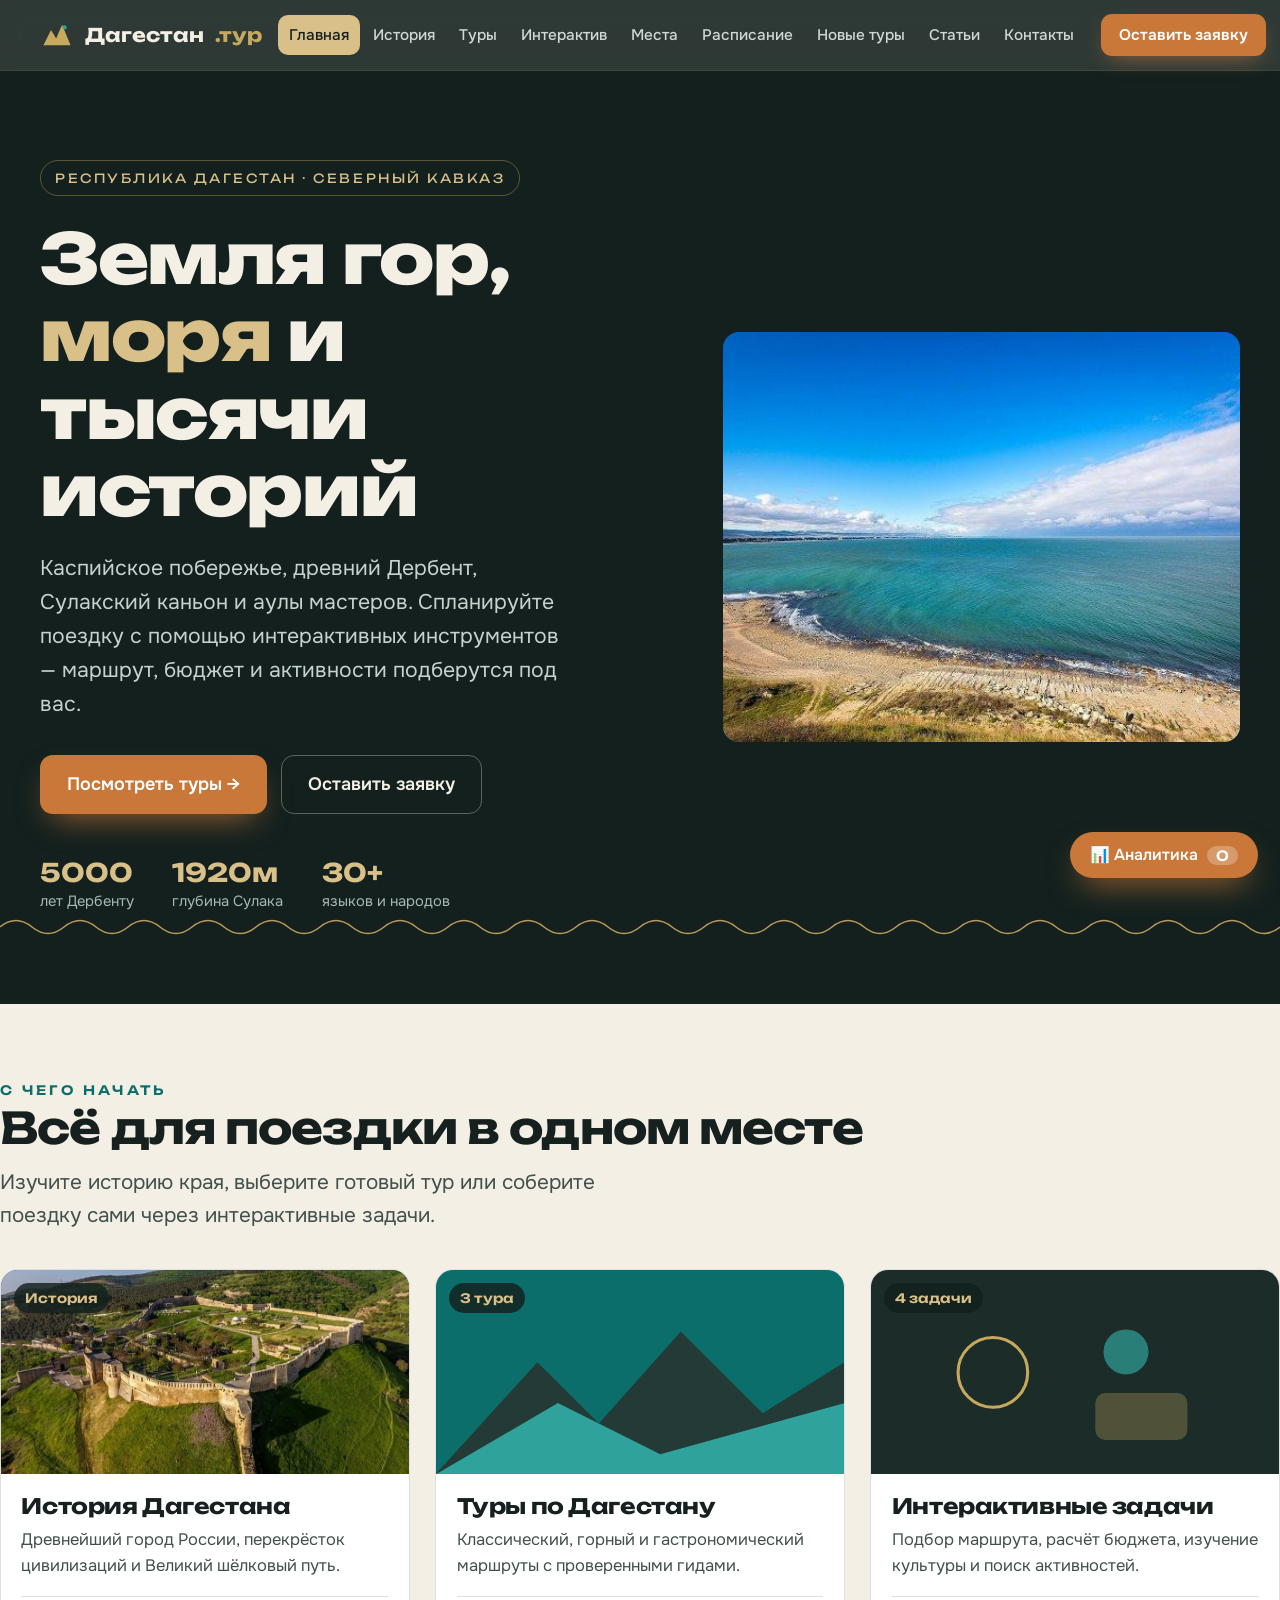
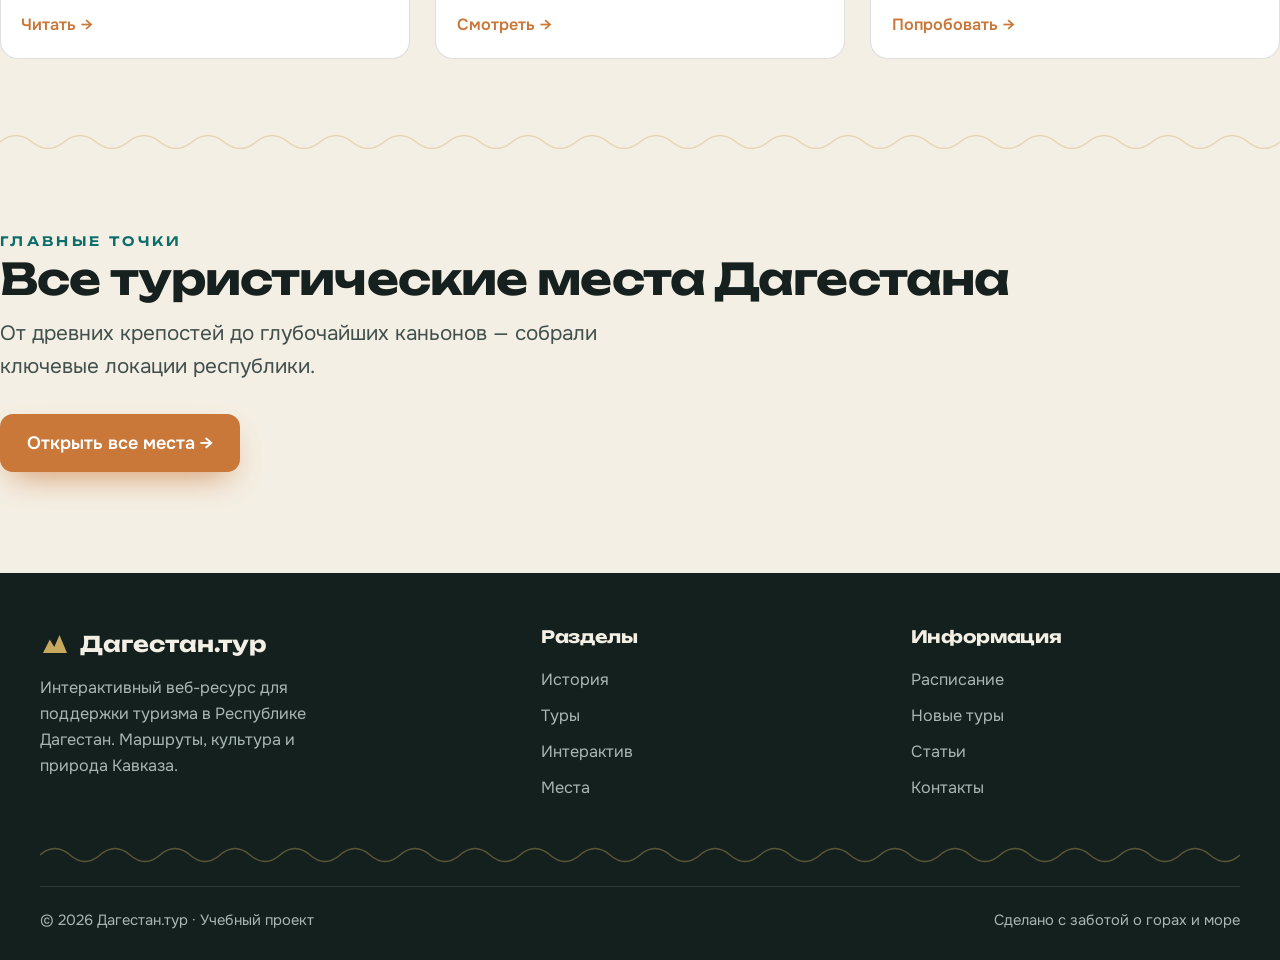
<file: index.html>
<!DOCTYPE html>
<html lang="ru">
<head>
<meta charset="UTF-8">
<meta name="viewport" content="width=device-width, initial-scale=1.0">
<title>Дагестан — туризм. Интерактивный веб-ресурс</title>
<link rel="preconnect" href="https://fonts.googleapis.com">
<link rel="preconnect" href="https://fonts.gstatic.com" crossorigin>
<link href="https://fonts.googleapis.com/css2?family=Unbounded:wght@400;500;600;700;800&family=Onest:wght@300;400;500;600;700&display=swap" rel="stylesheet">
<link rel="stylesheet" href="css/style.css">
</head>
<body data-page="home">
<header class="nav">
  <div class="nav-inner">
    <a class="brand" href="index.html">
      <svg class="mark" viewBox="0 0 40 40"><path d="M4 32 L13 14 L19 24 L26 8 L36 32 Z" fill="#C7A95E"/><circle cx="29" cy="11" r="2.4" fill="#2FA39B"/></svg>
      Дагестан<span class="dot">.тур</span>
    </a>
    <button class="burger" aria-label="Меню">☰</button>
    <nav class="nav-links">
      <a data-nav="home" href="index.html">Главная</a>
      <a data-nav="history" href="history.html">История</a>
      <a data-nav="tours" href="tours.html">Туры</a>
      <a data-nav="interactive" href="interactive.html">Интерактив</a>
      <a data-nav="places" href="places.html">Места</a>
      <a data-nav="schedule" href="schedule.html">Расписание</a>
      <a data-nav="news" href="news.html">Новые туры</a>
      <a data-nav="articles" href="articles.html">Статьи</a>
      <a data-nav="contacts" href="contacts.html">Контакты</a>
    </nav>
    <a class="nav-cta" href="request.html">Оставить заявку</a>
  </div>
</header>
<main class="page">
<section class="hero">
  <div class="wrap">
    <div class="hero-grid">
      <div>
        <span class="tag">Республика Дагестан · Северный Кавказ</span>
        <h1>Земля гор, <span class="hl">моря</span> и тысячи историй</h1>
        <p class="sub">Каспийское побережье, древний Дербент, Сулакский каньон и аулы мастеров. Спланируйте поездку с помощью интерактивных инструментов — маршрут, бюджет и активности подберутся под вас.</p>
        <div class="hero-cta">
          <a class="btn btn-primary" href="tours.html" onclick="track('Кнопка «Посмотреть туры» (главная)')">Посмотреть туры →</a>
          <a class="btn btn-ghost" href="request.html" onclick="track('Кнопка «Оставить заявку» (главная)')">Оставить заявку</a>
        </div>
        <div class="hero-stats">
          <div class="st"><b>5000</b><span>лет Дербенту</span></div>
          <div class="st"><b>1920м</b><span>глубина Сулака</span></div>
          <div class="st"><b>30+</b><span>языков и народов</span></div>
        </div>
      </div>
      <div class="scene" aria-hidden="true">
        <svg viewBox="0 0 400 430" preserveAspectRatio="xMidYMid slice">
          <defs>
            <linearGradient id="sky" x1="0" y1="0" x2="0" y2="1"><stop offset="0" stop-color="#1B2C29"/><stop offset="1" stop-color="#0C6E6B"/></linearGradient>
            <linearGradient id="m1" x1="0" y1="0" x2="0" y2="1"><stop offset="0" stop-color="#2FA39B"/><stop offset="1" stop-color="#0C6E6B"/></linearGradient>
          </defs>
          <rect width="400" height="430" fill="url(#sky)"/>
          <circle cx="300" cy="90" r="42" fill="#D9C089" opacity=".85"/>
          <path d="M0 300 L70 170 L120 240 L190 120 L250 220 L320 140 L400 300 Z" fill="#243A36"/>
          <path d="M0 360 L90 230 L160 300 L240 200 L320 280 L400 230 L400 430 L0 430 Z" fill="url(#m1)"/>
          <path d="M0 430 L400 430 L400 360 Q300 340 200 365 Q100 390 0 360 Z" fill="#0C6E6B"/>
          <path d="M190 120 L210 150 L170 150 Z" fill="#F4EFE4" opacity=".9"/>
          <path d="M70 170 L86 196 L54 196 Z" fill="#F4EFE4" opacity=".7"/>
        </svg>
        <img class="photo" src="img/hero.jpg" alt="" onerror="this.remove()">
      </div>
    </div>
  </div>
  <svg class="ornament" viewBox="0 0 1200 26" preserveAspectRatio="none" aria-hidden="true"><path d="M0 13 Q15 0 30 13 T60 13 T90 13 T120 13 T150 13 T180 13 T210 13 T240 13 T270 13 T300 13 T330 13 T360 13 T390 13 T420 13 T450 13 T480 13 T510 13 T540 13 T570 13 T600 13 T630 13 T660 13 T690 13 T720 13 T750 13 T780 13 T810 13 T840 13 T870 13 T900 13 T930 13 T960 13 T990 13 T1020 13 T1050 13 T1080 13 T1110 13 T1140 13 T1170 13 T1200 13"/></svg>
</section>

<div class="section wrap">
  <span class="eyebrow">С чего начать</span>
  <h2 class="h2">Всё для поездки в одном месте</h2>
  <p class="lead" style="margin-bottom:36px">Изучите историю края, выберите готовый тур или соберите поездку сами через интерактивные задачи.</p>
  <div class="grid g3">
    <a class="card click" href="history.html" onclick="track('Блок «История» (главная)')">
      <div class="card-img"><svg viewBox="0 0 400 200" preserveAspectRatio="xMidYMid slice"><rect width="400" height="200" fill="#243A36"/><rect x="120" y="60" width="160" height="140" fill="#C7A95E" opacity=".25"/><rect x="135" y="80" width="30" height="120" fill="#C7A95E" opacity=".5"/><rect x="235" y="80" width="30" height="120" fill="#C7A95E" opacity=".55"/><path d="M120 60 L200 30 L280 60 Z" fill="#C7A95E" opacity=".6"/></svg><img class="photo" src="img/history.jpg" alt="" onerror="this.remove()"><span class="card-badge">История</span></div>
      <div class="card-body"><h3>История Дагестана</h3><p>Древнейший город России, перекрёсток цивилизаций и Великий шёлковый путь.</p><div class="card-foot"><span class="chip-go">Читать →</span></div></div>
    </a>
    <a class="card click" href="tours.html" onclick="track('Блок «Туры» (главная)')">
      <div class="card-img"><svg viewBox="0 0 400 200" preserveAspectRatio="xMidYMid slice"><rect width="400" height="200" fill="#0C6E6B"/><path d="M0 200 L100 90 L160 150 L240 60 L320 140 L400 90 L400 200 Z" fill="#243A36"/><path d="M0 200 L120 130 L220 180 L400 130 L400 200 Z" fill="#2FA39B"/></svg><span class="card-badge">3 тура</span></div>
      <div class="card-body"><h3>Туры по Дагестану</h3><p>Классический, горный и гастрономический маршруты с проверенными гидами.</p><div class="card-foot"><span class="chip-go">Смотреть →</span></div></div>
    </a>
    <a class="card click" href="interactive.html" onclick="track('Блок «Интерактив» (главная)')">
      <div class="card-img"><svg viewBox="0 0 400 200" preserveAspectRatio="xMidYMid slice"><rect width="400" height="200" fill="#1B2C29"/><circle cx="120" cy="100" r="34" fill="none" stroke="#C7A95E" stroke-width="3"/><circle cx="250" cy="80" r="22" fill="#2FA39B" opacity=".7"/><rect x="220" y="120" width="90" height="46" rx="10" fill="#C7A95E" opacity=".3"/></svg><span class="card-badge">4 задачи</span></div>
      <div class="card-body"><h3>Интерактивные задачи</h3><p>Подбор маршрута, расчёт бюджета, изучение культуры и поиск активностей.</p><div class="card-foot"><span class="chip-go">Попробовать →</span></div></div>
    </a>
  </div>
</div>

<svg class="ornament" style="opacity:.35" viewBox="0 0 1200 26" preserveAspectRatio="none" aria-hidden="true"><path d="M0 13 Q15 0 30 13 T60 13 T90 13 T120 13 T150 13 T180 13 T210 13 T240 13 T270 13 T300 13 T330 13 T360 13 T390 13 T420 13 T450 13 T480 13 T510 13 T540 13 T570 13 T600 13 T630 13 T660 13 T690 13 T720 13 T750 13 T780 13 T810 13 T840 13 T870 13 T900 13 T930 13 T960 13 T990 13 T1020 13 T1050 13 T1080 13 T1110 13 T1140 13 T1170 13 T1200 13"/></svg>

<div class="section wrap">
  <span class="eyebrow">Главные точки</span>
  <h2 class="h2">Все туристические места Дагестана</h2>
  <p class="lead" style="margin-bottom:30px">От древних крепостей до глубочайших каньонов — собрали ключевые локации республики.</p>
  <a class="btn btn-primary" href="places.html" onclick="track('Кнопка «Открыть карту мест»')">Открыть все места →</a>
</div>
</main>
<footer>
  <div class="wrap">
    <div class="foot-grid">
      <div>
        <div class="foot-brand"><svg width="30" height="30" viewBox="0 0 40 40"><path d="M4 32 L13 14 L19 24 L26 8 L36 32 Z" fill="#C7A95E"/></svg>Дагестан.тур</div>
        <p style="font-size:.9rem;max-width:300px">Интерактивный веб-ресурс для поддержки туризма в Республике Дагестан. Маршруты, культура и природа Кавказа.</p>
      </div>
      <div>
        <h4>Разделы</h4>
        <a href="history.html">История</a><a href="tours.html">Туры</a>
        <a href="interactive.html">Интерактив</a><a href="places.html">Места</a>
      </div>
      <div>
        <h4>Информация</h4>
        <a href="schedule.html">Расписание</a><a href="news.html">Новые туры</a>
        <a href="articles.html">Статьи</a><a href="contacts.html">Контакты</a>
      </div>
    </div>
    <svg class="ornament" style="opacity:.4;margin-bottom:18px" viewBox="0 0 1200 26" preserveAspectRatio="none" aria-hidden="true"><path d="M0 13 Q15 0 30 13 T60 13 T90 13 T120 13 T150 13 T180 13 T210 13 T240 13 T270 13 T300 13 T330 13 T360 13 T390 13 T420 13 T450 13 T480 13 T510 13 T540 13 T570 13 T600 13 T630 13 T660 13 T690 13 T720 13 T750 13 T780 13 T810 13 T840 13 T870 13 T900 13 T930 13 T960 13 T990 13 T1020 13 T1050 13 T1080 13 T1110 13 T1140 13 T1170 13 T1200 13"/></svg>
    <div class="foot-bottom"><span>© 2026 Дагестан.тур · Учебный проект</span><span>Сделано с заботой о горах и море</span></div>
  </div>
</footer>
<button class="an-fab" onclick="toggleAnalytics()">📊 Аналитика <span class="badge" id="an-badge">0</span></button>
<div class="an-panel" id="an-panel">
  <h4>Аналитика взаимодействий</h4>
  <p class="ad">Счётчик кликов по интерактивным элементам — для анализа их эффективности. Данные сохраняются между страницами.</p>
  <div class="an-list" id="an-list"></div>
  <button class="an-reset" onclick="resetAnalytics()">Сбросить статистику</button>
</div>
<script src="js/app.js"></script>
</body>
</html>
</file>
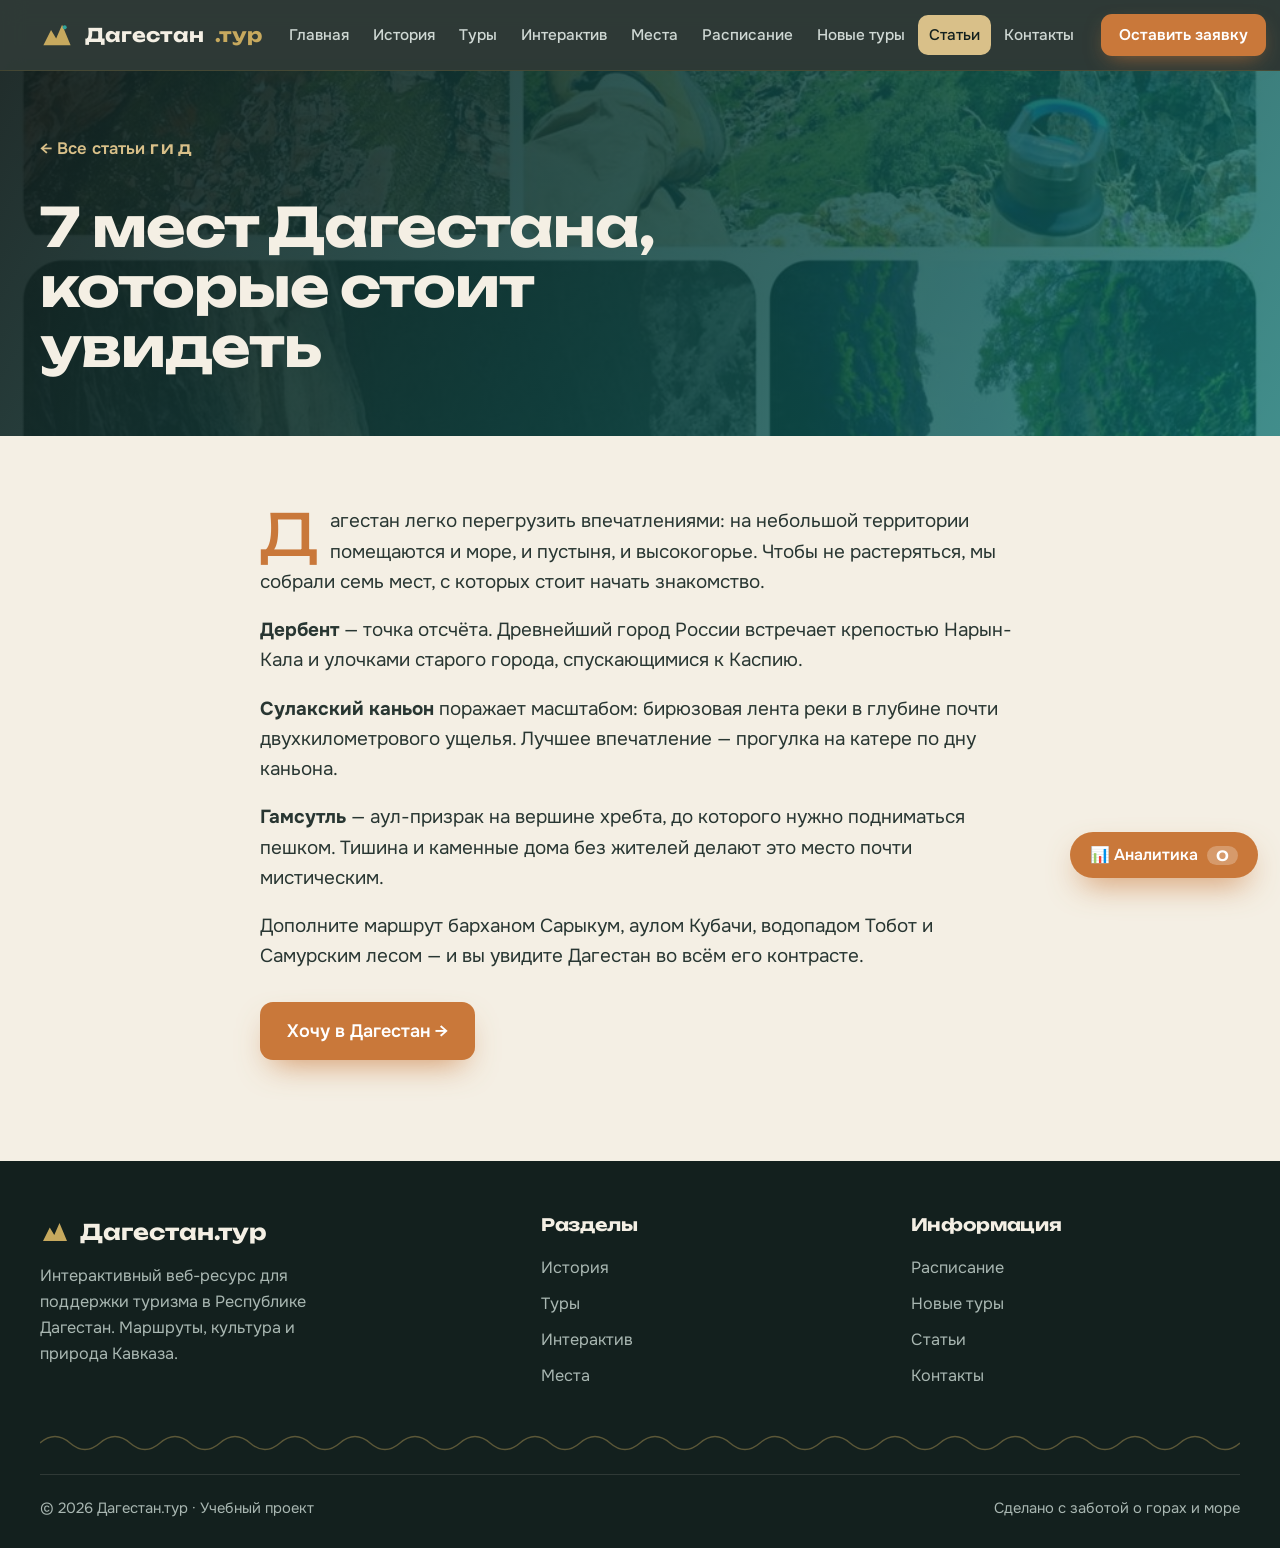
<file: article.html>
<!DOCTYPE html>
<html lang="ru">
<head>
<meta charset="UTF-8">
<meta name="viewport" content="width=device-width, initial-scale=1.0">
<title>Статья — Дагестан.тур</title>
<link rel="preconnect" href="https://fonts.googleapis.com">
<link rel="preconnect" href="https://fonts.gstatic.com" crossorigin>
<link href="https://fonts.googleapis.com/css2?family=Unbounded:wght@400;500;600;700;800&family=Onest:wght@300;400;500;600;700&display=swap" rel="stylesheet">
<link rel="stylesheet" href="css/style.css">
</head>
<body data-page="articles">
<header class="nav">
  <div class="nav-inner">
    <a class="brand" href="index.html">
      <svg class="mark" viewBox="0 0 40 40"><path d="M4 32 L13 14 L19 24 L26 8 L36 32 Z" fill="#C7A95E"/><circle cx="29" cy="11" r="2.4" fill="#2FA39B"/></svg>
      Дагестан<span class="dot">.тур</span>
    </a>
    <button class="burger" aria-label="Меню">☰</button>
    <nav class="nav-links">
      <a data-nav="home" href="index.html">Главная</a>
      <a data-nav="history" href="history.html">История</a>
      <a data-nav="tours" href="tours.html">Туры</a>
      <a data-nav="interactive" href="interactive.html">Интерактив</a>
      <a data-nav="places" href="places.html">Места</a>
      <a data-nav="schedule" href="schedule.html">Расписание</a>
      <a data-nav="news" href="news.html">Новые туры</a>
      <a data-nav="articles" href="articles.html">Статьи</a>
      <a data-nav="contacts" href="contacts.html">Контакты</a>
    </nav>
    <a class="nav-cta" href="request.html">Оставить заявку</a>
  </div>
</header>
<main class="page">
<div id="article-detail"></div>
</main>
<footer>
  <div class="wrap">
    <div class="foot-grid">
      <div>
        <div class="foot-brand"><svg width="30" height="30" viewBox="0 0 40 40"><path d="M4 32 L13 14 L19 24 L26 8 L36 32 Z" fill="#C7A95E"/></svg>Дагестан.тур</div>
        <p style="font-size:.9rem;max-width:300px">Интерактивный веб-ресурс для поддержки туризма в Республике Дагестан. Маршруты, культура и природа Кавказа.</p>
      </div>
      <div>
        <h4>Разделы</h4>
        <a href="history.html">История</a><a href="tours.html">Туры</a>
        <a href="interactive.html">Интерактив</a><a href="places.html">Места</a>
      </div>
      <div>
        <h4>Информация</h4>
        <a href="schedule.html">Расписание</a><a href="news.html">Новые туры</a>
        <a href="articles.html">Статьи</a><a href="contacts.html">Контакты</a>
      </div>
    </div>
    <svg class="ornament" style="opacity:.4;margin-bottom:18px" viewBox="0 0 1200 26" preserveAspectRatio="none" aria-hidden="true"><path d="M0 13 Q15 0 30 13 T60 13 T90 13 T120 13 T150 13 T180 13 T210 13 T240 13 T270 13 T300 13 T330 13 T360 13 T390 13 T420 13 T450 13 T480 13 T510 13 T540 13 T570 13 T600 13 T630 13 T660 13 T690 13 T720 13 T750 13 T780 13 T810 13 T840 13 T870 13 T900 13 T930 13 T960 13 T990 13 T1020 13 T1050 13 T1080 13 T1110 13 T1140 13 T1170 13 T1200 13"/></svg>
    <div class="foot-bottom"><span>© 2026 Дагестан.тур · Учебный проект</span><span>Сделано с заботой о горах и море</span></div>
  </div>
</footer>
<button class="an-fab" onclick="toggleAnalytics()">📊 Аналитика <span class="badge" id="an-badge">0</span></button>
<div class="an-panel" id="an-panel">
  <h4>Аналитика взаимодействий</h4>
  <p class="ad">Счётчик кликов по интерактивным элементам — для анализа их эффективности. Данные сохраняются между страницами.</p>
  <div class="an-list" id="an-list"></div>
  <button class="an-reset" onclick="resetAnalytics()">Сбросить статистику</button>
</div>
<script src="js/app.js"></script>
</body>
</html>
</file>
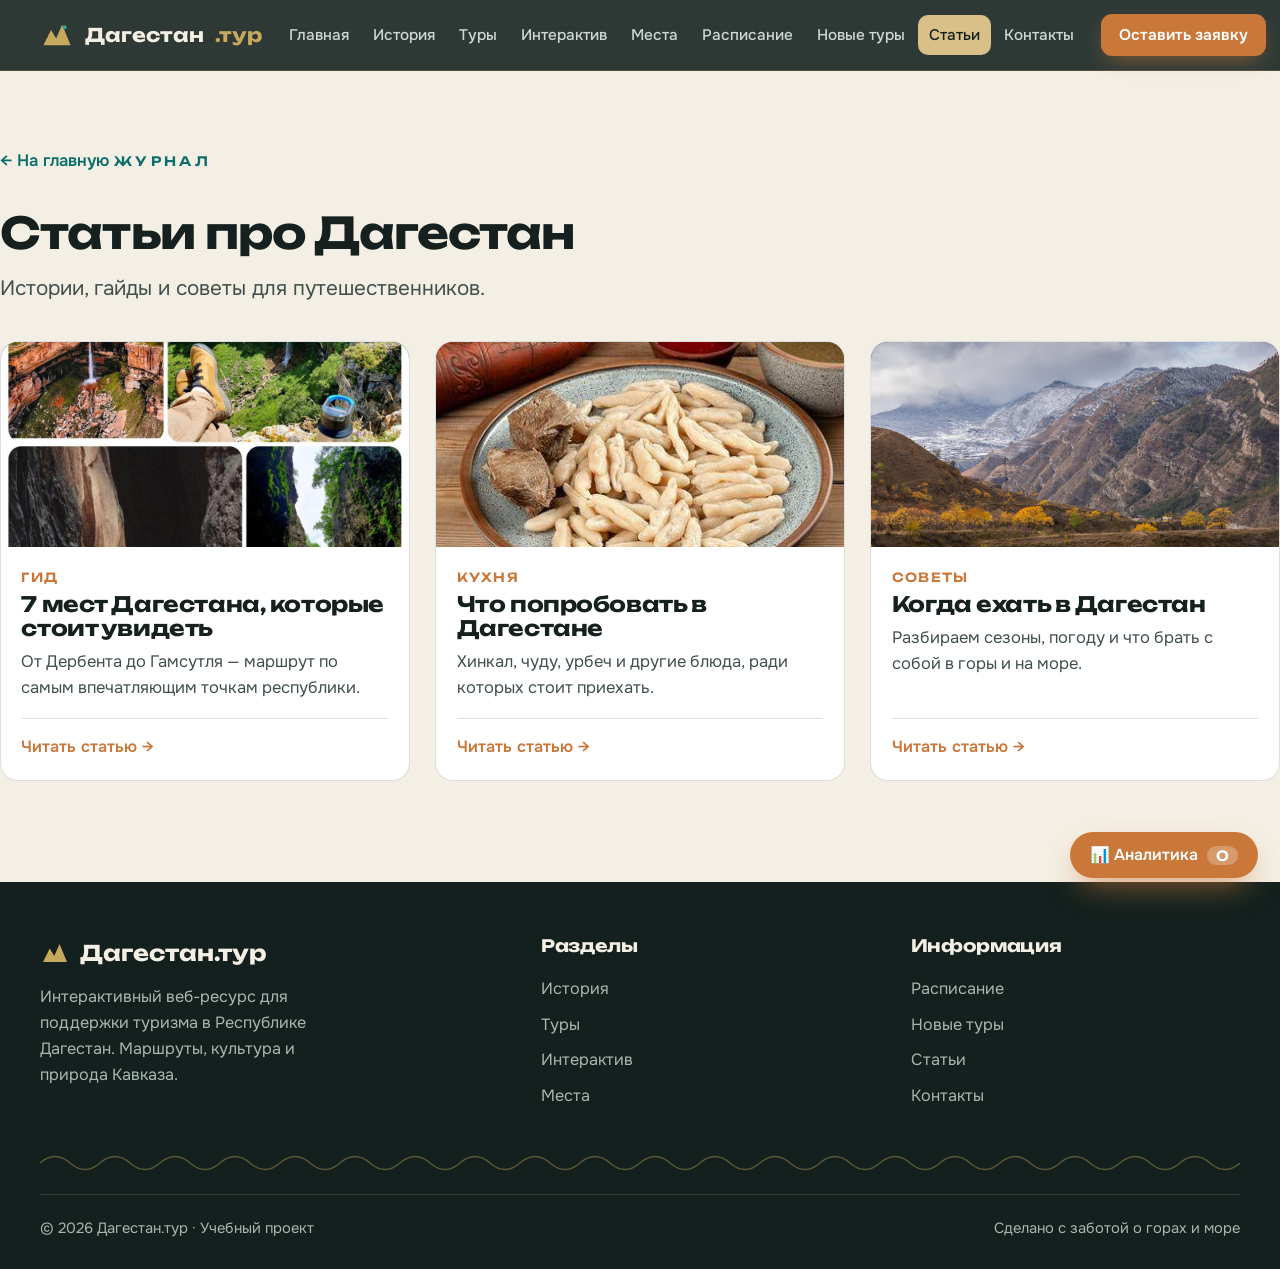
<file: articles.html>
<!DOCTYPE html>
<html lang="ru">
<head>
<meta charset="UTF-8">
<meta name="viewport" content="width=device-width, initial-scale=1.0">
<title>Статьи про Дагестан — Дагестан.тур</title>
<link rel="preconnect" href="https://fonts.googleapis.com">
<link rel="preconnect" href="https://fonts.gstatic.com" crossorigin>
<link href="https://fonts.googleapis.com/css2?family=Unbounded:wght@400;500;600;700;800&family=Onest:wght@300;400;500;600;700&display=swap" rel="stylesheet">
<link rel="stylesheet" href="css/style.css">
</head>
<body data-page="articles">
<header class="nav">
  <div class="nav-inner">
    <a class="brand" href="index.html">
      <svg class="mark" viewBox="0 0 40 40"><path d="M4 32 L13 14 L19 24 L26 8 L36 32 Z" fill="#C7A95E"/><circle cx="29" cy="11" r="2.4" fill="#2FA39B"/></svg>
      Дагестан<span class="dot">.тур</span>
    </a>
    <button class="burger" aria-label="Меню">☰</button>
    <nav class="nav-links">
      <a data-nav="home" href="index.html">Главная</a>
      <a data-nav="history" href="history.html">История</a>
      <a data-nav="tours" href="tours.html">Туры</a>
      <a data-nav="interactive" href="interactive.html">Интерактив</a>
      <a data-nav="places" href="places.html">Места</a>
      <a data-nav="schedule" href="schedule.html">Расписание</a>
      <a data-nav="news" href="news.html">Новые туры</a>
      <a data-nav="articles" href="articles.html">Статьи</a>
      <a data-nav="contacts" href="contacts.html">Контакты</a>
    </nav>
    <a class="nav-cta" href="request.html">Оставить заявку</a>
  </div>
</header>
<main class="page">
<div class="section wrap">
  <a class="back-btn" href="index.html">← На главную</a>
  <span class="eyebrow">Журнал</span>
  <h2 class="h2">Статьи про Дагестан</h2>
  <p class="lead" style="margin-bottom:36px">Истории, гайды и советы для путешественников.</p>
  <div class="grid g3" id="articles-grid"></div>
</div>
</main>
<footer>
  <div class="wrap">
    <div class="foot-grid">
      <div>
        <div class="foot-brand"><svg width="30" height="30" viewBox="0 0 40 40"><path d="M4 32 L13 14 L19 24 L26 8 L36 32 Z" fill="#C7A95E"/></svg>Дагестан.тур</div>
        <p style="font-size:.9rem;max-width:300px">Интерактивный веб-ресурс для поддержки туризма в Республике Дагестан. Маршруты, культура и природа Кавказа.</p>
      </div>
      <div>
        <h4>Разделы</h4>
        <a href="history.html">История</a><a href="tours.html">Туры</a>
        <a href="interactive.html">Интерактив</a><a href="places.html">Места</a>
      </div>
      <div>
        <h4>Информация</h4>
        <a href="schedule.html">Расписание</a><a href="news.html">Новые туры</a>
        <a href="articles.html">Статьи</a><a href="contacts.html">Контакты</a>
      </div>
    </div>
    <svg class="ornament" style="opacity:.4;margin-bottom:18px" viewBox="0 0 1200 26" preserveAspectRatio="none" aria-hidden="true"><path d="M0 13 Q15 0 30 13 T60 13 T90 13 T120 13 T150 13 T180 13 T210 13 T240 13 T270 13 T300 13 T330 13 T360 13 T390 13 T420 13 T450 13 T480 13 T510 13 T540 13 T570 13 T600 13 T630 13 T660 13 T690 13 T720 13 T750 13 T780 13 T810 13 T840 13 T870 13 T900 13 T930 13 T960 13 T990 13 T1020 13 T1050 13 T1080 13 T1110 13 T1140 13 T1170 13 T1200 13"/></svg>
    <div class="foot-bottom"><span>© 2026 Дагестан.тур · Учебный проект</span><span>Сделано с заботой о горах и море</span></div>
  </div>
</footer>
<button class="an-fab" onclick="toggleAnalytics()">📊 Аналитика <span class="badge" id="an-badge">0</span></button>
<div class="an-panel" id="an-panel">
  <h4>Аналитика взаимодействий</h4>
  <p class="ad">Счётчик кликов по интерактивным элементам — для анализа их эффективности. Данные сохраняются между страницами.</p>
  <div class="an-list" id="an-list"></div>
  <button class="an-reset" onclick="resetAnalytics()">Сбросить статистику</button>
</div>
<script src="js/app.js"></script>
</body>
</html>
</file>
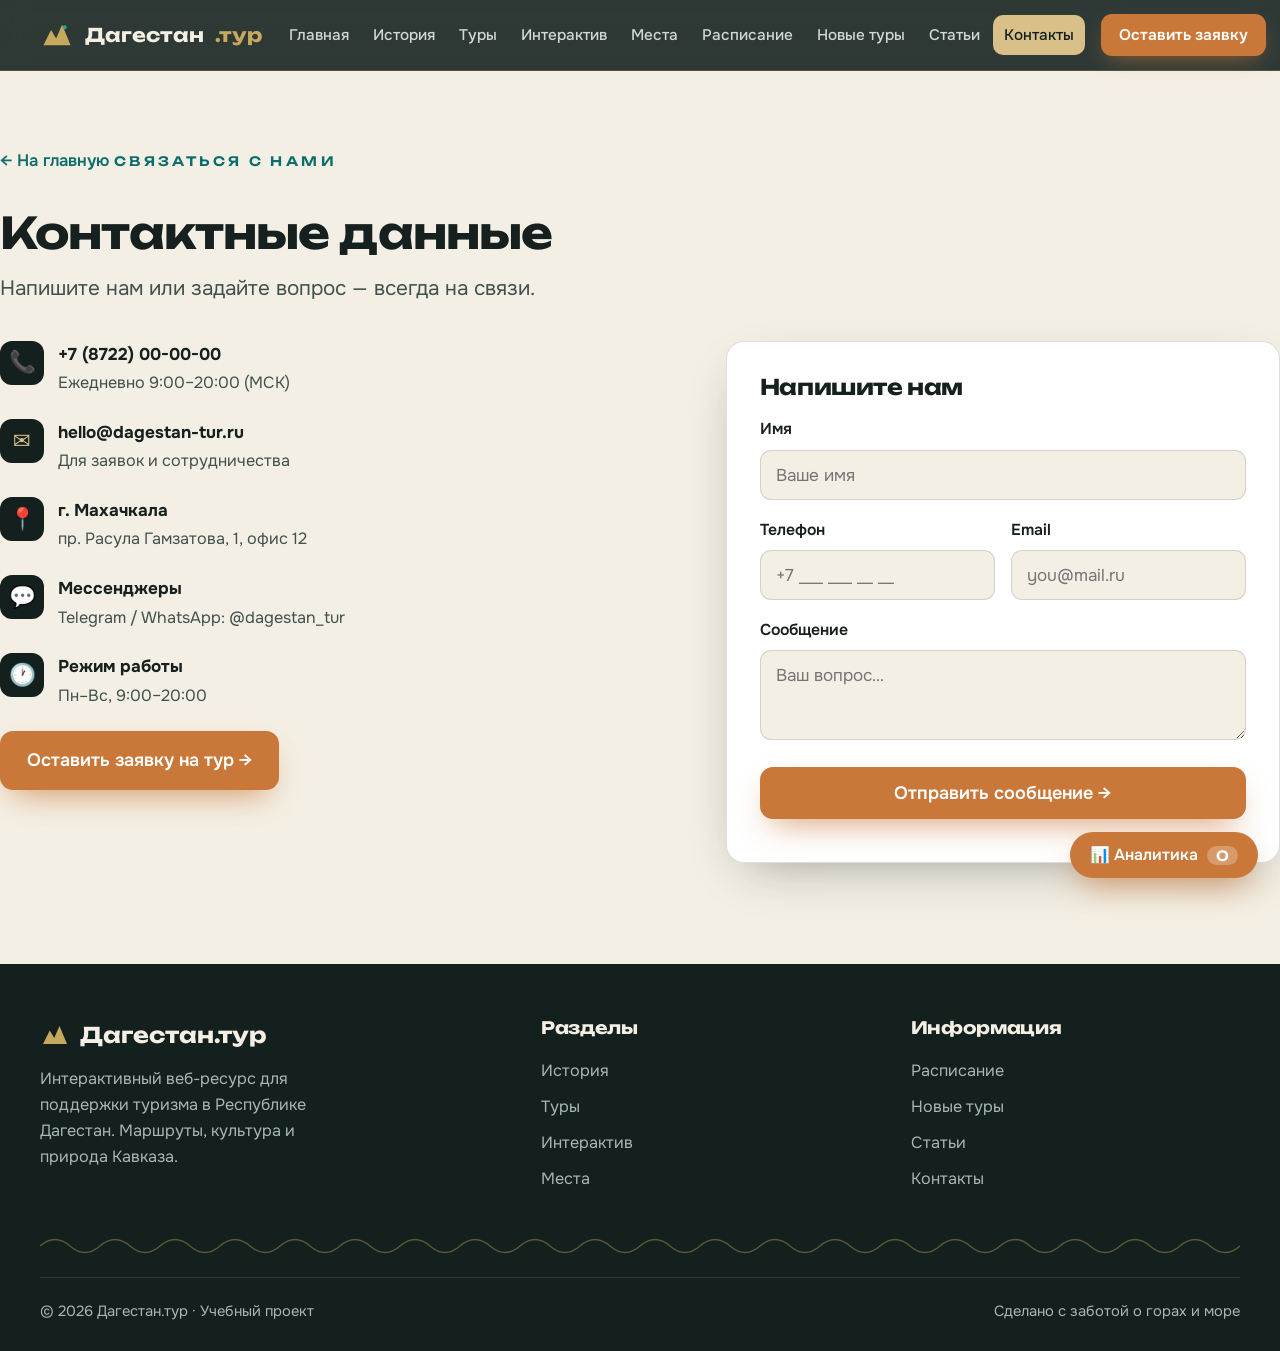
<file: contacts.html>
<!DOCTYPE html>
<html lang="ru">
<head>
<meta charset="UTF-8">
<meta name="viewport" content="width=device-width, initial-scale=1.0">
<title>Контакты — Дагестан.тур</title>
<link rel="preconnect" href="https://fonts.googleapis.com">
<link rel="preconnect" href="https://fonts.gstatic.com" crossorigin>
<link href="https://fonts.googleapis.com/css2?family=Unbounded:wght@400;500;600;700;800&family=Onest:wght@300;400;500;600;700&display=swap" rel="stylesheet">
<link rel="stylesheet" href="css/style.css">
</head>
<body data-page="contacts">
<header class="nav">
  <div class="nav-inner">
    <a class="brand" href="index.html">
      <svg class="mark" viewBox="0 0 40 40"><path d="M4 32 L13 14 L19 24 L26 8 L36 32 Z" fill="#C7A95E"/><circle cx="29" cy="11" r="2.4" fill="#2FA39B"/></svg>
      Дагестан<span class="dot">.тур</span>
    </a>
    <button class="burger" aria-label="Меню">☰</button>
    <nav class="nav-links">
      <a data-nav="home" href="index.html">Главная</a>
      <a data-nav="history" href="history.html">История</a>
      <a data-nav="tours" href="tours.html">Туры</a>
      <a data-nav="interactive" href="interactive.html">Интерактив</a>
      <a data-nav="places" href="places.html">Места</a>
      <a data-nav="schedule" href="schedule.html">Расписание</a>
      <a data-nav="news" href="news.html">Новые туры</a>
      <a data-nav="articles" href="articles.html">Статьи</a>
      <a data-nav="contacts" href="contacts.html">Контакты</a>
    </nav>
    <a class="nav-cta" href="request.html">Оставить заявку</a>
  </div>
</header>
<main class="page">
<div class="section wrap">
  <a class="back-btn" href="index.html">← На главную</a>
  <span class="eyebrow">Связаться с нами</span>
  <h2 class="h2">Контактные данные</h2>
  <p class="lead" style="margin-bottom:36px">Напишите нам или задайте вопрос — всегда на связи.</p>
  <div class="form-grid">
    <div class="contact-side">
      <div class="ci"><div class="ic">📞</div><div><b>+7 (8722) 00-00-00</b><span>Ежедневно 9:00–20:00 (МСК)</span></div></div>
      <div class="ci"><div class="ic">✉️</div><div><b>hello@dagestan-tur.ru</b><span>Для заявок и сотрудничества</span></div></div>
      <div class="ci"><div class="ic">📍</div><div><b>г. Махачкала</b><span>пр. Расула Гамзатова, 1, офис 12</span></div></div>
      <div class="ci"><div class="ic">💬</div><div><b>Мессенджеры</b><span>Telegram / WhatsApp: @dagestan_tur</span></div></div>
      <div class="ci"><div class="ic">🕐</div><div><b>Режим работы</b><span>Пн–Вс, 9:00–20:00</span></div></div>
      <div style="margin-top:10px"><a class="btn btn-primary" href="request.html" onclick="track('Кнопка «Оставить заявку» (контакты)')">Оставить заявку на тур →</a></div>
    </div>
    <div class="form-card">
      <div id="ct-form">
        <h3 style="font-size:1.2rem;margin-bottom:18px">Напишите нам</h3>
        <div class="frow"><label>Имя</label><input type="text" placeholder="Ваше имя"></div>
        <div class="frow two"><div><label>Телефон</label><input type="tel" placeholder="+7 ___ ___ __ __"></div><div><label>Email</label><input type="email" placeholder="you@mail.ru"></div></div>
        <div class="frow"><label>Сообщение</label><textarea placeholder="Ваш вопрос…"></textarea></div>
        <button class="btn btn-primary btn-block" onclick="submitForm('ct-form','ct-ok','Отправка сообщения (контакты)')">Отправить сообщение →</button>
      </div>
      <div class="form-ok" id="ct-ok">
        <div class="ok-i">✓</div>
        <h3 style="margin-bottom:8px">Сообщение отправлено!</h3>
        <p style="color:var(--ink-soft)">Мы ответим вам в ближайшее время. Спасибо за обращение.</p>
      </div>
    </div>
  </div>
</div>
</main>
<footer>
  <div class="wrap">
    <div class="foot-grid">
      <div>
        <div class="foot-brand"><svg width="30" height="30" viewBox="0 0 40 40"><path d="M4 32 L13 14 L19 24 L26 8 L36 32 Z" fill="#C7A95E"/></svg>Дагестан.тур</div>
        <p style="font-size:.9rem;max-width:300px">Интерактивный веб-ресурс для поддержки туризма в Республике Дагестан. Маршруты, культура и природа Кавказа.</p>
      </div>
      <div>
        <h4>Разделы</h4>
        <a href="history.html">История</a><a href="tours.html">Туры</a>
        <a href="interactive.html">Интерактив</a><a href="places.html">Места</a>
      </div>
      <div>
        <h4>Информация</h4>
        <a href="schedule.html">Расписание</a><a href="news.html">Новые туры</a>
        <a href="articles.html">Статьи</a><a href="contacts.html">Контакты</a>
      </div>
    </div>
    <svg class="ornament" style="opacity:.4;margin-bottom:18px" viewBox="0 0 1200 26" preserveAspectRatio="none" aria-hidden="true"><path d="M0 13 Q15 0 30 13 T60 13 T90 13 T120 13 T150 13 T180 13 T210 13 T240 13 T270 13 T300 13 T330 13 T360 13 T390 13 T420 13 T450 13 T480 13 T510 13 T540 13 T570 13 T600 13 T630 13 T660 13 T690 13 T720 13 T750 13 T780 13 T810 13 T840 13 T870 13 T900 13 T930 13 T960 13 T990 13 T1020 13 T1050 13 T1080 13 T1110 13 T1140 13 T1170 13 T1200 13"/></svg>
    <div class="foot-bottom"><span>© 2026 Дагестан.тур · Учебный проект</span><span>Сделано с заботой о горах и море</span></div>
  </div>
</footer>
<button class="an-fab" onclick="toggleAnalytics()">📊 Аналитика <span class="badge" id="an-badge">0</span></button>
<div class="an-panel" id="an-panel">
  <h4>Аналитика взаимодействий</h4>
  <p class="ad">Счётчик кликов по интерактивным элементам — для анализа их эффективности. Данные сохраняются между страницами.</p>
  <div class="an-list" id="an-list"></div>
  <button class="an-reset" onclick="resetAnalytics()">Сбросить статистику</button>
</div>
<script src="js/app.js"></script>
</body>
</html>
</file>
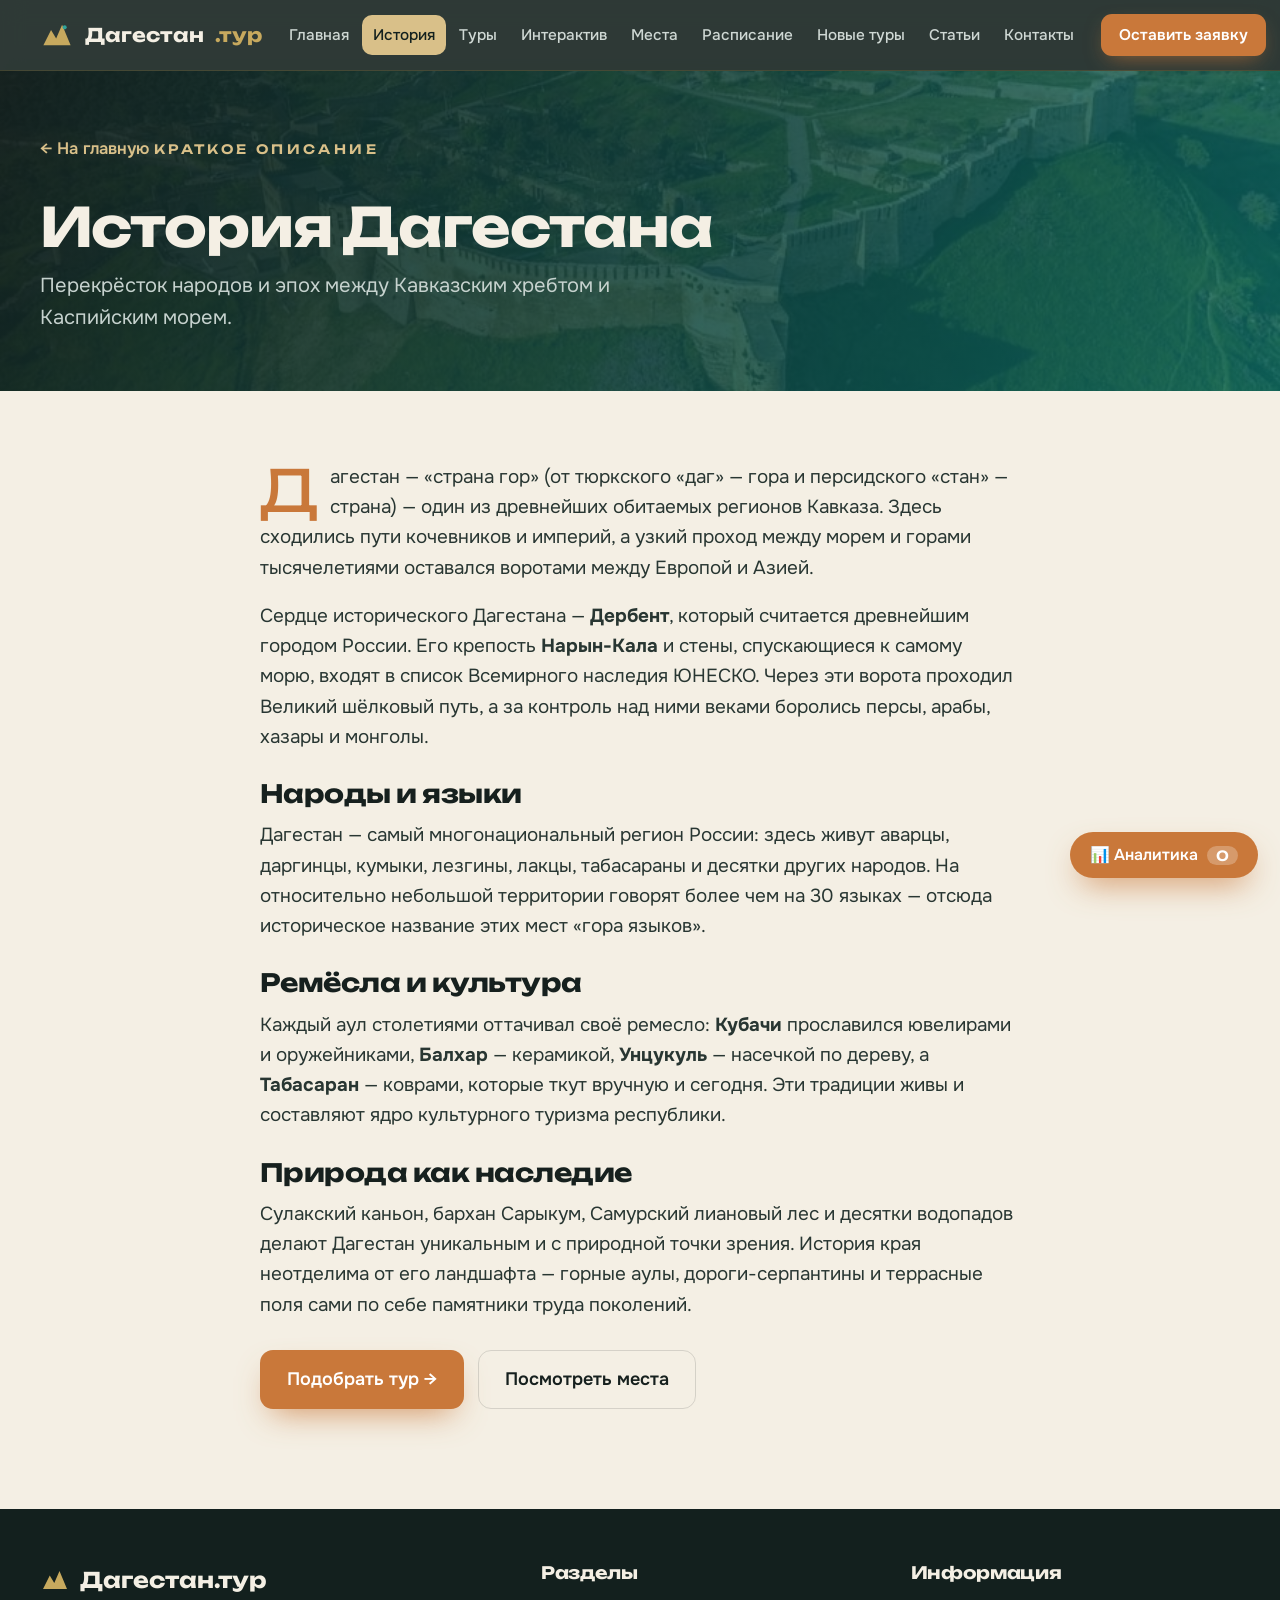
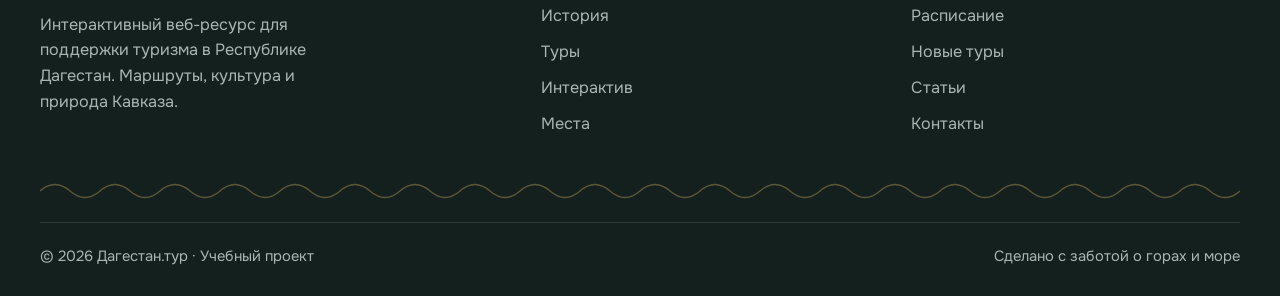
<file: history.html>
<!DOCTYPE html>
<html lang="ru">
<head>
<meta charset="UTF-8">
<meta name="viewport" content="width=device-width, initial-scale=1.0">
<title>История Дагестана — Дагестан.тур</title>
<link rel="preconnect" href="https://fonts.googleapis.com">
<link rel="preconnect" href="https://fonts.gstatic.com" crossorigin>
<link href="https://fonts.googleapis.com/css2?family=Unbounded:wght@400;500;600;700;800&family=Onest:wght@300;400;500;600;700&display=swap" rel="stylesheet">
<link rel="stylesheet" href="css/style.css">
</head>
<body data-page="history">
<header class="nav">
  <div class="nav-inner">
    <a class="brand" href="index.html">
      <svg class="mark" viewBox="0 0 40 40"><path d="M4 32 L13 14 L19 24 L26 8 L36 32 Z" fill="#C7A95E"/><circle cx="29" cy="11" r="2.4" fill="#2FA39B"/></svg>
      Дагестан<span class="dot">.тур</span>
    </a>
    <button class="burger" aria-label="Меню">☰</button>
    <nav class="nav-links">
      <a data-nav="home" href="index.html">Главная</a>
      <a data-nav="history" href="history.html">История</a>
      <a data-nav="tours" href="tours.html">Туры</a>
      <a data-nav="interactive" href="interactive.html">Интерактив</a>
      <a data-nav="places" href="places.html">Места</a>
      <a data-nav="schedule" href="schedule.html">Расписание</a>
      <a data-nav="news" href="news.html">Новые туры</a>
      <a data-nav="articles" href="articles.html">Статьи</a>
      <a data-nav="contacts" href="contacts.html">Контакты</a>
    </nav>
    <a class="nav-cta" href="request.html">Оставить заявку</a>
  </div>
</header>
<main class="page">
<div class="detail-hero bg" style="background-image:url('img/history.jpg')">
  <div class="wrap">
    <a class="back-btn" style="color:var(--brass-soft)" href="index.html">← На главную</a>
    <span class="eyebrow" style="color:var(--brass-soft)">Краткое описание</span>
    <h1>История Дагестана</h1>
    <p class="sub">Перекрёсток народов и эпох между Кавказским хребтом и Каспийским морем.</p>
  </div>
</div>
<div class="section wrap article-body">
  <p class="drop">Дагестан — «страна гор» (от тюркского «даг» — гора и персидского «стан» — страна) — один из древнейших обитаемых регионов Кавказа. Здесь сходились пути кочевников и империй, а узкий проход между морем и горами тысячелетиями оставался воротами между Европой и Азией.</p>
  <p>Сердце исторического Дагестана — <b>Дербент</b>, который считается древнейшим городом России. Его крепость <b>Нарын-Кала</b> и стены, спускающиеся к самому морю, входят в список Всемирного наследия ЮНЕСКО. Через эти ворота проходил Великий шёлковый путь, а за контроль над ними веками боролись персы, арабы, хазары и монголы.</p>
  <h3>Народы и языки</h3>
  <p>Дагестан — самый многонациональный регион России: здесь живут аварцы, даргинцы, кумыки, лезгины, лакцы, табасараны и десятки других народов. На относительно небольшой территории говорят более чем на 30 языках — отсюда историческое название этих мест «гора языков».</p>
  <h3>Ремёсла и культура</h3>
  <p>Каждый аул столетиями оттачивал своё ремесло: <b>Кубачи</b> прославился ювелирами и оружейниками, <b>Балхар</b> — керамикой, <b>Унцукуль</b> — насечкой по дереву, а <b>Табасаран</b> — коврами, которые ткут вручную и сегодня. Эти традиции живы и составляют ядро культурного туризма республики.</p>
  <h3>Природа как наследие</h3>
  <p>Сулакский каньон, бархан Сарыкум, Самурский лиановый лес и десятки водопадов делают Дагестан уникальным и с природной точки зрения. История края неотделима от его ландшафта — горные аулы, дороги-серпантины и террасные поля сами по себе памятники труда поколений.</p>
  <div style="margin-top:30px;display:flex;gap:14px;flex-wrap:wrap">
    <a class="btn btn-primary" href="tours.html" onclick="track('Кнопка «К турам» (история)')">Подобрать тур →</a>
    <a class="btn btn-ghost dark" href="places.html" onclick="track('Кнопка «К местам» (история)')">Посмотреть места</a>
  </div>
</div>
</main>
<footer>
  <div class="wrap">
    <div class="foot-grid">
      <div>
        <div class="foot-brand"><svg width="30" height="30" viewBox="0 0 40 40"><path d="M4 32 L13 14 L19 24 L26 8 L36 32 Z" fill="#C7A95E"/></svg>Дагестан.тур</div>
        <p style="font-size:.9rem;max-width:300px">Интерактивный веб-ресурс для поддержки туризма в Республике Дагестан. Маршруты, культура и природа Кавказа.</p>
      </div>
      <div>
        <h4>Разделы</h4>
        <a href="history.html">История</a><a href="tours.html">Туры</a>
        <a href="interactive.html">Интерактив</a><a href="places.html">Места</a>
      </div>
      <div>
        <h4>Информация</h4>
        <a href="schedule.html">Расписание</a><a href="news.html">Новые туры</a>
        <a href="articles.html">Статьи</a><a href="contacts.html">Контакты</a>
      </div>
    </div>
    <svg class="ornament" style="opacity:.4;margin-bottom:18px" viewBox="0 0 1200 26" preserveAspectRatio="none" aria-hidden="true"><path d="M0 13 Q15 0 30 13 T60 13 T90 13 T120 13 T150 13 T180 13 T210 13 T240 13 T270 13 T300 13 T330 13 T360 13 T390 13 T420 13 T450 13 T480 13 T510 13 T540 13 T570 13 T600 13 T630 13 T660 13 T690 13 T720 13 T750 13 T780 13 T810 13 T840 13 T870 13 T900 13 T930 13 T960 13 T990 13 T1020 13 T1050 13 T1080 13 T1110 13 T1140 13 T1170 13 T1200 13"/></svg>
    <div class="foot-bottom"><span>© 2026 Дагестан.тур · Учебный проект</span><span>Сделано с заботой о горах и море</span></div>
  </div>
</footer>
<button class="an-fab" onclick="toggleAnalytics()">📊 Аналитика <span class="badge" id="an-badge">0</span></button>
<div class="an-panel" id="an-panel">
  <h4>Аналитика взаимодействий</h4>
  <p class="ad">Счётчик кликов по интерактивным элементам — для анализа их эффективности. Данные сохраняются между страницами.</p>
  <div class="an-list" id="an-list"></div>
  <button class="an-reset" onclick="resetAnalytics()">Сбросить статистику</button>
</div>
<script src="js/app.js"></script>
</body>
</html>
</file>
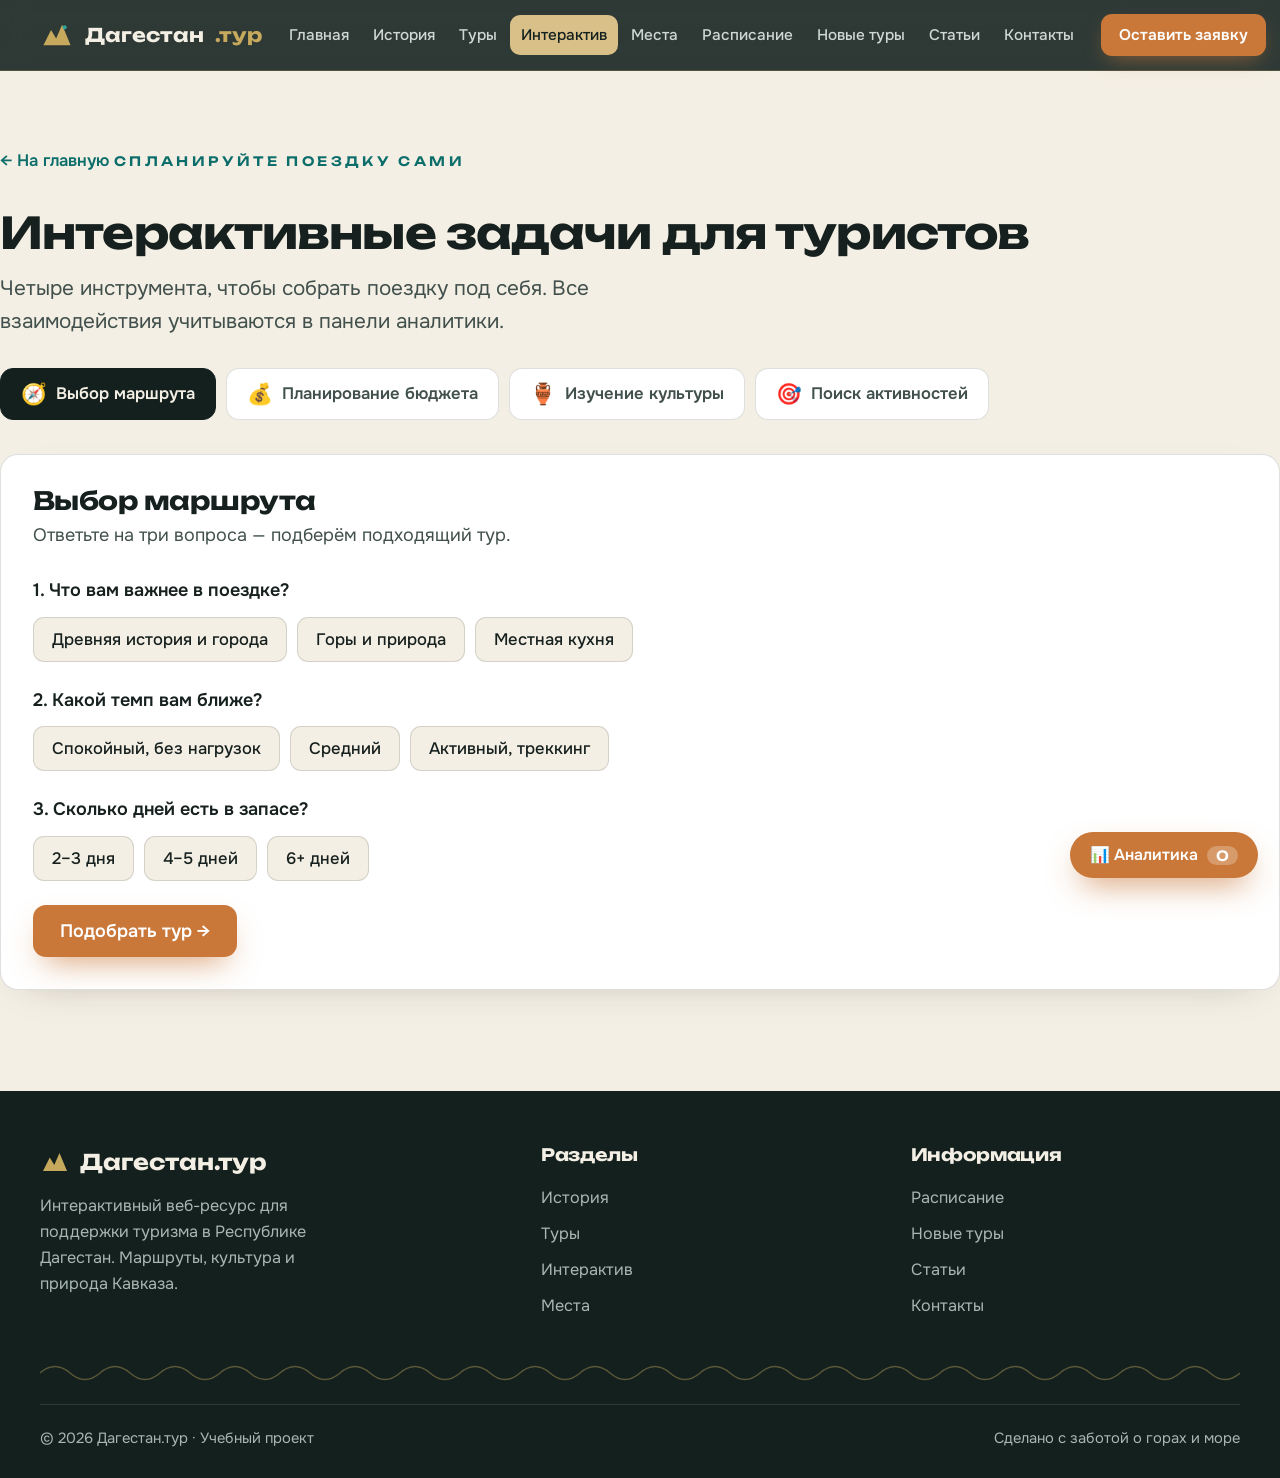
<file: interactive.html>
<!DOCTYPE html>
<html lang="ru">
<head>
<meta charset="UTF-8">
<meta name="viewport" content="width=device-width, initial-scale=1.0">
<title>Интерактивные задачи — Дагестан.тур</title>
<link rel="preconnect" href="https://fonts.googleapis.com">
<link rel="preconnect" href="https://fonts.gstatic.com" crossorigin>
<link href="https://fonts.googleapis.com/css2?family=Unbounded:wght@400;500;600;700;800&family=Onest:wght@300;400;500;600;700&display=swap" rel="stylesheet">
<link rel="stylesheet" href="css/style.css">
</head>
<body data-page="interactive">
<header class="nav">
  <div class="nav-inner">
    <a class="brand" href="index.html">
      <svg class="mark" viewBox="0 0 40 40"><path d="M4 32 L13 14 L19 24 L26 8 L36 32 Z" fill="#C7A95E"/><circle cx="29" cy="11" r="2.4" fill="#2FA39B"/></svg>
      Дагестан<span class="dot">.тур</span>
    </a>
    <button class="burger" aria-label="Меню">☰</button>
    <nav class="nav-links">
      <a data-nav="home" href="index.html">Главная</a>
      <a data-nav="history" href="history.html">История</a>
      <a data-nav="tours" href="tours.html">Туры</a>
      <a data-nav="interactive" href="interactive.html">Интерактив</a>
      <a data-nav="places" href="places.html">Места</a>
      <a data-nav="schedule" href="schedule.html">Расписание</a>
      <a data-nav="news" href="news.html">Новые туры</a>
      <a data-nav="articles" href="articles.html">Статьи</a>
      <a data-nav="contacts" href="contacts.html">Контакты</a>
    </nav>
    <a class="nav-cta" href="request.html">Оставить заявку</a>
  </div>
</header>
<main class="page">
<div class="section wrap">
  <a class="back-btn" href="index.html">← На главную</a>
  <span class="eyebrow">Спланируйте поездку сами</span>
  <h2 class="h2">Интерактивные задачи для туристов</h2>
  <p class="lead" style="margin-bottom:30px">Четыре инструмента, чтобы собрать поездку под себя. Все взаимодействия учитываются в панели аналитики.</p>
  <div class="task-tabs">
    <button class="task-tab active" data-task="route" onclick="openTask('route')"><span class="ti">🧭</span> Выбор маршрута</button>
    <button class="task-tab" data-task="budget" onclick="openTask('budget')"><span class="ti">💰</span> Планирование бюджета</button>
    <button class="task-tab" data-task="culture" onclick="openTask('culture')"><span class="ti">🏺</span> Изучение культуры</button>
    <button class="task-tab" data-task="activity" onclick="openTask('activity')"><span class="ti">🎯</span> Поиск активностей</button>
  </div>

  <div class="task-panel active" id="task-route">
    <h3>Выбор маршрута</h3>
    <p class="hint">Ответьте на три вопроса — подберём подходящий тур.</p>
    <div class="q"><div class="qt">1. Что вам важнее в поездке?</div>
      <div class="opts" data-q="q1">
        <button class="opt" onclick="pick(this,'q1','history')">Древняя история и города</button>
        <button class="opt" onclick="pick(this,'q1','mountains')">Горы и природа</button>
        <button class="opt" onclick="pick(this,'q1','food')">Местная кухня</button>
      </div></div>
    <div class="q"><div class="qt">2. Какой темп вам ближе?</div>
      <div class="opts" data-q="q2">
        <button class="opt" onclick="pick(this,'q2','calm')">Спокойный, без нагрузок</button>
        <button class="opt" onclick="pick(this,'q2','mid')">Средний</button>
        <button class="opt" onclick="pick(this,'q2','active')">Активный, треккинг</button>
      </div></div>
    <div class="q"><div class="qt">3. Сколько дней есть в запасе?</div>
      <div class="opts" data-q="q3">
        <button class="opt" onclick="pick(this,'q3','s')">2–3 дня</button>
        <button class="opt" onclick="pick(this,'q3','m')">4–5 дней</button>
        <button class="opt" onclick="pick(this,'q3','l')">6+ дней</button>
      </div></div>
    <button class="btn btn-primary" onclick="calcRoute()">Подобрать тур →</button>
    <div class="result-box" id="route-result">
      <h4 id="rr-title"></h4><p id="rr-text"></p>
      <a class="btn btn-ghost" id="rr-btn" href="#">Открыть тур →</a>
    </div>
  </div>

  <div class="task-panel" id="task-budget">
    <h3>Планирование бюджета</h3>
    <p class="hint">Двигайте параметры — итоговая сумма пересчитывается мгновенно.</p>
    <div class="budget-wrap">
      <div>
        <div class="field"><label>Количество дней: <span class="rangeval" id="b-days">5</span></label><input type="range" min="2" max="10" value="5" id="r-days" oninput="calcBudget()"></div>
        <div class="field"><label>Количество человек: <span class="rangeval" id="b-people">2</span></label><input type="range" min="1" max="8" value="2" id="r-people" oninput="calcBudget()"></div>
        <div class="field"><label>Уровень комфорта</label>
          <div class="seg">
            <button class="on" data-v="3500" onclick="segPick(this,'comfort')">Эконом</button>
            <button data-v="6500" onclick="segPick(this,'comfort')">Комфорт</button>
            <button data-v="12000" onclick="segPick(this,'comfort')">Премиум</button>
          </div></div>
        <div class="field"><label>Транспорт</label>
          <div class="seg">
            <button class="on" data-v="0" onclick="segPick(this,'transport')">Групповой трансфер</button>
            <button data-v="2000" onclick="segPick(this,'transport')">Аренда авто</button>
            <button data-v="3500" onclick="segPick(this,'transport')">Личный водитель</button>
          </div></div>
        <div class="field"><label>Дополнительно (на человека, разово)</label>
          <div class="addon" data-v="3000" onclick="toggleAddon(this)"><span class="ck">✓</span> Джип-тур по Сулакскому каньону <span class="ap">3 000 ₽</span></div>
          <div class="addon" data-v="1500" onclick="toggleAddon(this)"><span class="ck">✓</span> Катер по каньону <span class="ap">1 500 ₽</span></div>
          <div class="addon" data-v="2500" onclick="toggleAddon(this)"><span class="ck">✓</span> Гастро-дегустация <span class="ap">2 500 ₽</span></div>
          <div class="addon" data-v="4500" onclick="toggleAddon(this)"><span class="ck">✓</span> Полёт на параплане <span class="ap">4 500 ₽</span></div>
        </div>
      </div>
      <div class="budget-out">
        <div class="total" id="b-total">—</div>
        <div class="perp" id="b-perp"></div>
        <div class="budget-line"><span>Проживание и питание</span><b id="bl-base"></b></div>
        <div class="budget-line"><span>Транспорт</span><b id="bl-transport"></b></div>
        <div class="budget-line"><span>Доп. активности</span><b id="bl-addon"></b></div>
        <a class="btn btn-primary btn-block" style="margin-top:18px" href="request.html" onclick="track('Кнопка «Оставить заявку» (бюджет)')">Оставить заявку →</a>
      </div>
    </div>
  </div>

  <div class="task-panel" id="task-culture">
    <h3>Изучение культуры</h3>
    <p class="hint">Нажмите на карточку, чтобы перевернуть и узнать факт о культуре Дагестана.</p>
    <div class="grid g4" id="culture-grid"></div>
  </div>

  <div class="task-panel" id="task-activity">
    <h3>Поиск активностей</h3>
    <p class="hint">Выберите интересы — покажем подходящие активности.</p>
    <div class="filters" id="act-filters">
      <button class="fchip on" data-f="all" onclick="filterAct(this,'all')">Все</button>
      <button class="fchip" data-f="mountains" onclick="filterAct(this,'mountains')">🏔 Горы</button>
      <button class="fchip" data-f="sea" onclick="filterAct(this,'sea')">🌊 Море</button>
      <button class="fchip" data-f="history" onclick="filterAct(this,'history')">🏛 История</button>
      <button class="fchip" data-f="food" onclick="filterAct(this,'food')">🍽 Гастро</button>
      <button class="fchip" data-f="extreme" onclick="filterAct(this,'extreme')">⚡ Экстрим</button>
    </div>
    <div id="act-list"></div>
  </div>
</div>
</main>
<footer>
  <div class="wrap">
    <div class="foot-grid">
      <div>
        <div class="foot-brand"><svg width="30" height="30" viewBox="0 0 40 40"><path d="M4 32 L13 14 L19 24 L26 8 L36 32 Z" fill="#C7A95E"/></svg>Дагестан.тур</div>
        <p style="font-size:.9rem;max-width:300px">Интерактивный веб-ресурс для поддержки туризма в Республике Дагестан. Маршруты, культура и природа Кавказа.</p>
      </div>
      <div>
        <h4>Разделы</h4>
        <a href="history.html">История</a><a href="tours.html">Туры</a>
        <a href="interactive.html">Интерактив</a><a href="places.html">Места</a>
      </div>
      <div>
        <h4>Информация</h4>
        <a href="schedule.html">Расписание</a><a href="news.html">Новые туры</a>
        <a href="articles.html">Статьи</a><a href="contacts.html">Контакты</a>
      </div>
    </div>
    <svg class="ornament" style="opacity:.4;margin-bottom:18px" viewBox="0 0 1200 26" preserveAspectRatio="none" aria-hidden="true"><path d="M0 13 Q15 0 30 13 T60 13 T90 13 T120 13 T150 13 T180 13 T210 13 T240 13 T270 13 T300 13 T330 13 T360 13 T390 13 T420 13 T450 13 T480 13 T510 13 T540 13 T570 13 T600 13 T630 13 T660 13 T690 13 T720 13 T750 13 T780 13 T810 13 T840 13 T870 13 T900 13 T930 13 T960 13 T990 13 T1020 13 T1050 13 T1080 13 T1110 13 T1140 13 T1170 13 T1200 13"/></svg>
    <div class="foot-bottom"><span>© 2026 Дагестан.тур · Учебный проект</span><span>Сделано с заботой о горах и море</span></div>
  </div>
</footer>
<button class="an-fab" onclick="toggleAnalytics()">📊 Аналитика <span class="badge" id="an-badge">0</span></button>
<div class="an-panel" id="an-panel">
  <h4>Аналитика взаимодействий</h4>
  <p class="ad">Счётчик кликов по интерактивным элементам — для анализа их эффективности. Данные сохраняются между страницами.</p>
  <div class="an-list" id="an-list"></div>
  <button class="an-reset" onclick="resetAnalytics()">Сбросить статистику</button>
</div>
<script src="js/app.js"></script>
</body>
</html>
</file>
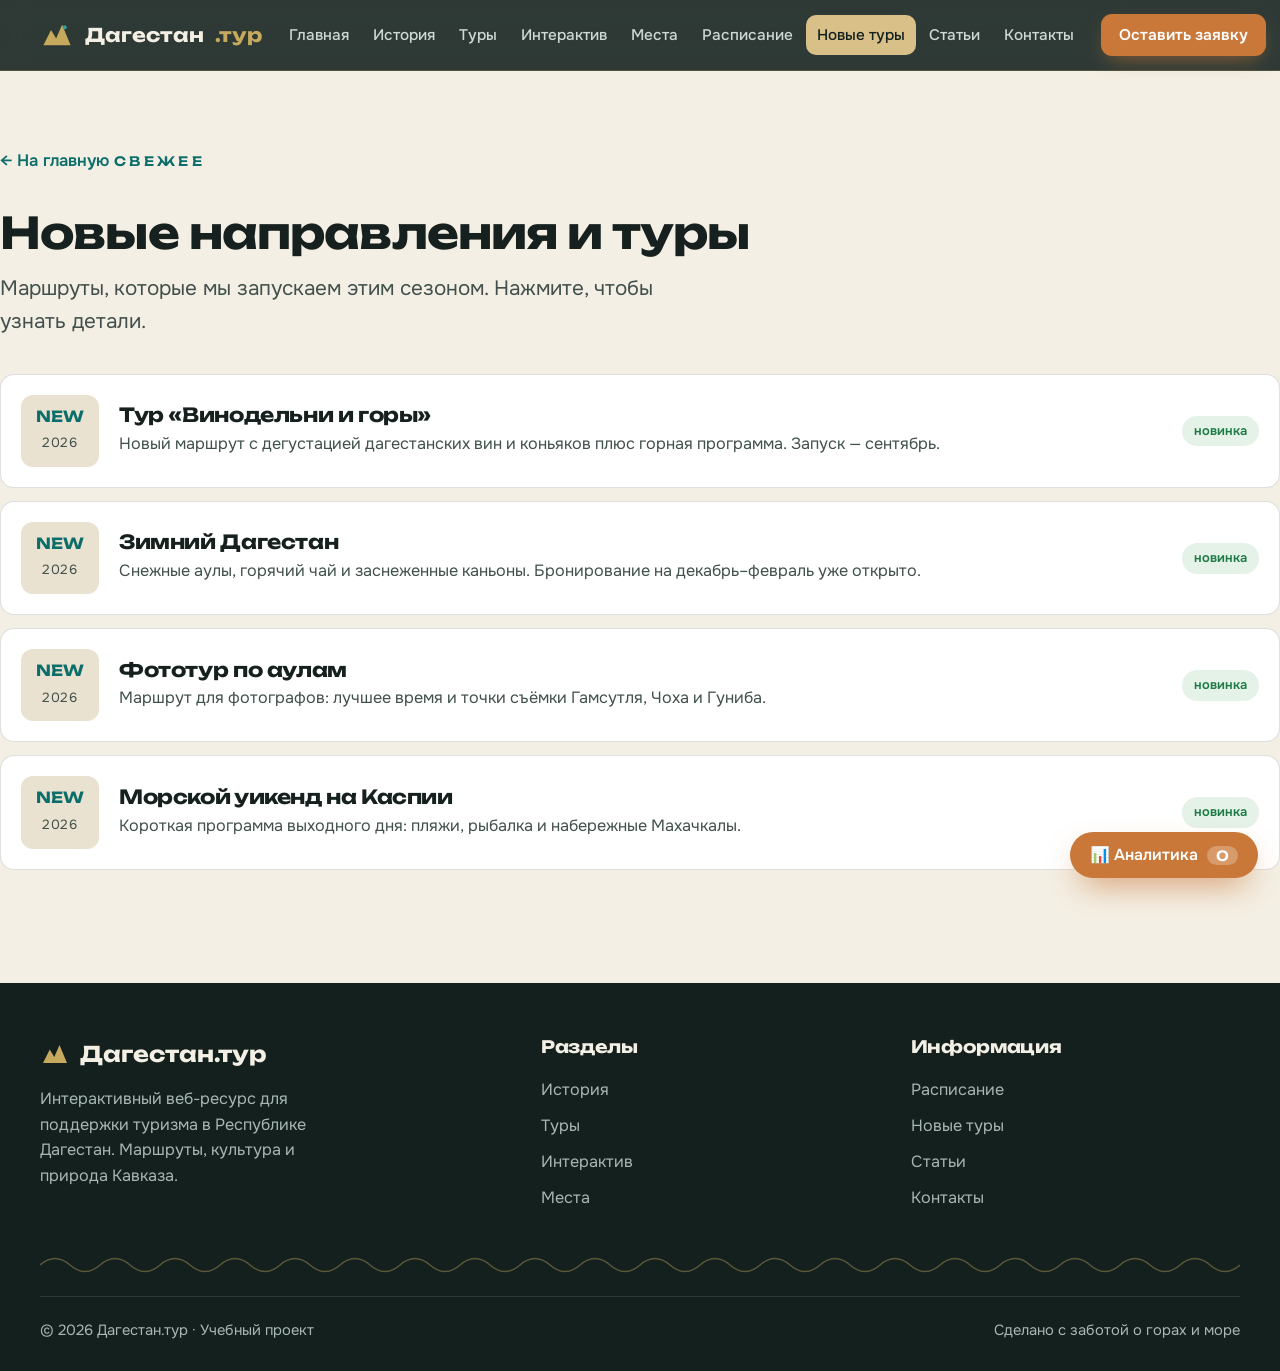
<file: news.html>
<!DOCTYPE html>
<html lang="ru">
<head>
<meta charset="UTF-8">
<meta name="viewport" content="width=device-width, initial-scale=1.0">
<title>Новые туры — Дагестан.тур</title>
<link rel="preconnect" href="https://fonts.googleapis.com">
<link rel="preconnect" href="https://fonts.gstatic.com" crossorigin>
<link href="https://fonts.googleapis.com/css2?family=Unbounded:wght@400;500;600;700;800&family=Onest:wght@300;400;500;600;700&display=swap" rel="stylesheet">
<link rel="stylesheet" href="css/style.css">
</head>
<body data-page="news">
<header class="nav">
  <div class="nav-inner">
    <a class="brand" href="index.html">
      <svg class="mark" viewBox="0 0 40 40"><path d="M4 32 L13 14 L19 24 L26 8 L36 32 Z" fill="#C7A95E"/><circle cx="29" cy="11" r="2.4" fill="#2FA39B"/></svg>
      Дагестан<span class="dot">.тур</span>
    </a>
    <button class="burger" aria-label="Меню">☰</button>
    <nav class="nav-links">
      <a data-nav="home" href="index.html">Главная</a>
      <a data-nav="history" href="history.html">История</a>
      <a data-nav="tours" href="tours.html">Туры</a>
      <a data-nav="interactive" href="interactive.html">Интерактив</a>
      <a data-nav="places" href="places.html">Места</a>
      <a data-nav="schedule" href="schedule.html">Расписание</a>
      <a data-nav="news" href="news.html">Новые туры</a>
      <a data-nav="articles" href="articles.html">Статьи</a>
      <a data-nav="contacts" href="contacts.html">Контакты</a>
    </nav>
    <a class="nav-cta" href="request.html">Оставить заявку</a>
  </div>
</header>
<main class="page">
<div class="section wrap">
  <a class="back-btn" href="index.html">← На главную</a>
  <span class="eyebrow">Свежее</span>
  <h2 class="h2">Новые направления и туры</h2>
  <p class="lead" style="margin-bottom:36px">Маршруты, которые мы запускаем этим сезоном. Нажмите, чтобы узнать детали.</p>
  <div id="news-list"></div>
</div>
</main>
<footer>
  <div class="wrap">
    <div class="foot-grid">
      <div>
        <div class="foot-brand"><svg width="30" height="30" viewBox="0 0 40 40"><path d="M4 32 L13 14 L19 24 L26 8 L36 32 Z" fill="#C7A95E"/></svg>Дагестан.тур</div>
        <p style="font-size:.9rem;max-width:300px">Интерактивный веб-ресурс для поддержки туризма в Республике Дагестан. Маршруты, культура и природа Кавказа.</p>
      </div>
      <div>
        <h4>Разделы</h4>
        <a href="history.html">История</a><a href="tours.html">Туры</a>
        <a href="interactive.html">Интерактив</a><a href="places.html">Места</a>
      </div>
      <div>
        <h4>Информация</h4>
        <a href="schedule.html">Расписание</a><a href="news.html">Новые туры</a>
        <a href="articles.html">Статьи</a><a href="contacts.html">Контакты</a>
      </div>
    </div>
    <svg class="ornament" style="opacity:.4;margin-bottom:18px" viewBox="0 0 1200 26" preserveAspectRatio="none" aria-hidden="true"><path d="M0 13 Q15 0 30 13 T60 13 T90 13 T120 13 T150 13 T180 13 T210 13 T240 13 T270 13 T300 13 T330 13 T360 13 T390 13 T420 13 T450 13 T480 13 T510 13 T540 13 T570 13 T600 13 T630 13 T660 13 T690 13 T720 13 T750 13 T780 13 T810 13 T840 13 T870 13 T900 13 T930 13 T960 13 T990 13 T1020 13 T1050 13 T1080 13 T1110 13 T1140 13 T1170 13 T1200 13"/></svg>
    <div class="foot-bottom"><span>© 2026 Дагестан.тур · Учебный проект</span><span>Сделано с заботой о горах и море</span></div>
  </div>
</footer>
<button class="an-fab" onclick="toggleAnalytics()">📊 Аналитика <span class="badge" id="an-badge">0</span></button>
<div class="an-panel" id="an-panel">
  <h4>Аналитика взаимодействий</h4>
  <p class="ad">Счётчик кликов по интерактивным элементам — для анализа их эффективности. Данные сохраняются между страницами.</p>
  <div class="an-list" id="an-list"></div>
  <button class="an-reset" onclick="resetAnalytics()">Сбросить статистику</button>
</div>
<script src="js/app.js"></script>
</body>
</html>
</file>
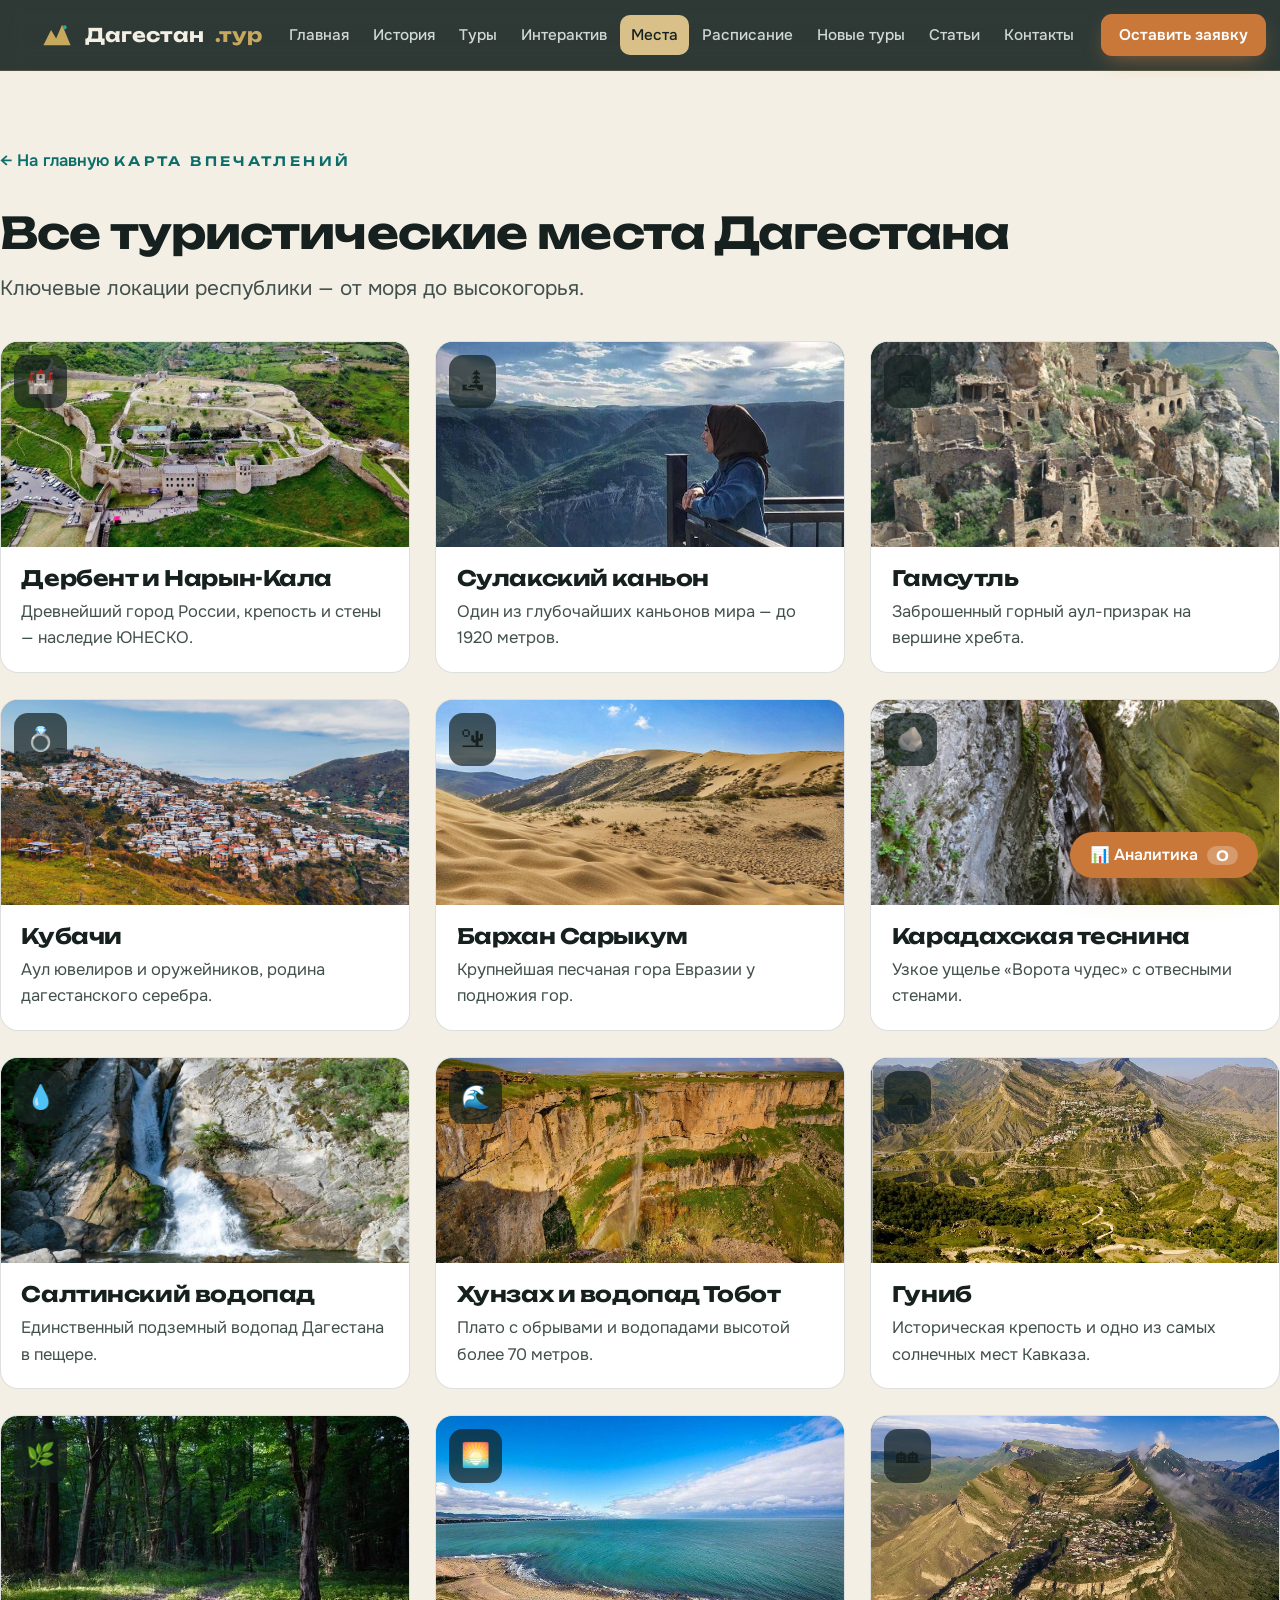
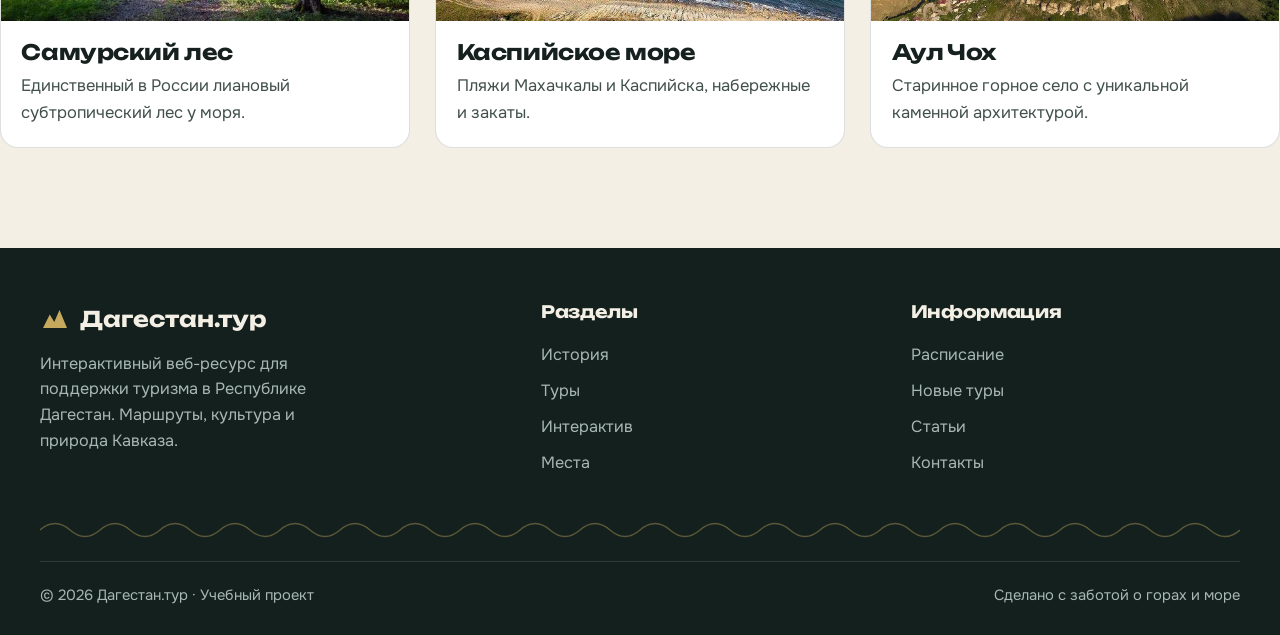
<file: places.html>
<!DOCTYPE html>
<html lang="ru">
<head>
<meta charset="UTF-8">
<meta name="viewport" content="width=device-width, initial-scale=1.0">
<title>Туристические места Дагестана — Дагестан.тур</title>
<link rel="preconnect" href="https://fonts.googleapis.com">
<link rel="preconnect" href="https://fonts.gstatic.com" crossorigin>
<link href="https://fonts.googleapis.com/css2?family=Unbounded:wght@400;500;600;700;800&family=Onest:wght@300;400;500;600;700&display=swap" rel="stylesheet">
<link rel="stylesheet" href="css/style.css">
</head>
<body data-page="places">
<header class="nav">
  <div class="nav-inner">
    <a class="brand" href="index.html">
      <svg class="mark" viewBox="0 0 40 40"><path d="M4 32 L13 14 L19 24 L26 8 L36 32 Z" fill="#C7A95E"/><circle cx="29" cy="11" r="2.4" fill="#2FA39B"/></svg>
      Дагестан<span class="dot">.тур</span>
    </a>
    <button class="burger" aria-label="Меню">☰</button>
    <nav class="nav-links">
      <a data-nav="home" href="index.html">Главная</a>
      <a data-nav="history" href="history.html">История</a>
      <a data-nav="tours" href="tours.html">Туры</a>
      <a data-nav="interactive" href="interactive.html">Интерактив</a>
      <a data-nav="places" href="places.html">Места</a>
      <a data-nav="schedule" href="schedule.html">Расписание</a>
      <a data-nav="news" href="news.html">Новые туры</a>
      <a data-nav="articles" href="articles.html">Статьи</a>
      <a data-nav="contacts" href="contacts.html">Контакты</a>
    </nav>
    <a class="nav-cta" href="request.html">Оставить заявку</a>
  </div>
</header>
<main class="page">
<div class="section wrap">
  <a class="back-btn" href="index.html">← На главную</a>
  <span class="eyebrow">Карта впечатлений</span>
  <h2 class="h2">Все туристические места Дагестана</h2>
  <p class="lead" style="margin-bottom:36px">Ключевые локации республики — от моря до высокогорья.</p>
  <div class="grid g3" id="places-grid"></div>
</div>
</main>
<footer>
  <div class="wrap">
    <div class="foot-grid">
      <div>
        <div class="foot-brand"><svg width="30" height="30" viewBox="0 0 40 40"><path d="M4 32 L13 14 L19 24 L26 8 L36 32 Z" fill="#C7A95E"/></svg>Дагестан.тур</div>
        <p style="font-size:.9rem;max-width:300px">Интерактивный веб-ресурс для поддержки туризма в Республике Дагестан. Маршруты, культура и природа Кавказа.</p>
      </div>
      <div>
        <h4>Разделы</h4>
        <a href="history.html">История</a><a href="tours.html">Туры</a>
        <a href="interactive.html">Интерактив</a><a href="places.html">Места</a>
      </div>
      <div>
        <h4>Информация</h4>
        <a href="schedule.html">Расписание</a><a href="news.html">Новые туры</a>
        <a href="articles.html">Статьи</a><a href="contacts.html">Контакты</a>
      </div>
    </div>
    <svg class="ornament" style="opacity:.4;margin-bottom:18px" viewBox="0 0 1200 26" preserveAspectRatio="none" aria-hidden="true"><path d="M0 13 Q15 0 30 13 T60 13 T90 13 T120 13 T150 13 T180 13 T210 13 T240 13 T270 13 T300 13 T330 13 T360 13 T390 13 T420 13 T450 13 T480 13 T510 13 T540 13 T570 13 T600 13 T630 13 T660 13 T690 13 T720 13 T750 13 T780 13 T810 13 T840 13 T870 13 T900 13 T930 13 T960 13 T990 13 T1020 13 T1050 13 T1080 13 T1110 13 T1140 13 T1170 13 T1200 13"/></svg>
    <div class="foot-bottom"><span>© 2026 Дагестан.тур · Учебный проект</span><span>Сделано с заботой о горах и море</span></div>
  </div>
</footer>
<button class="an-fab" onclick="toggleAnalytics()">📊 Аналитика <span class="badge" id="an-badge">0</span></button>
<div class="an-panel" id="an-panel">
  <h4>Аналитика взаимодействий</h4>
  <p class="ad">Счётчик кликов по интерактивным элементам — для анализа их эффективности. Данные сохраняются между страницами.</p>
  <div class="an-list" id="an-list"></div>
  <button class="an-reset" onclick="resetAnalytics()">Сбросить статистику</button>
</div>
<script src="js/app.js"></script>
</body>
</html>
</file>
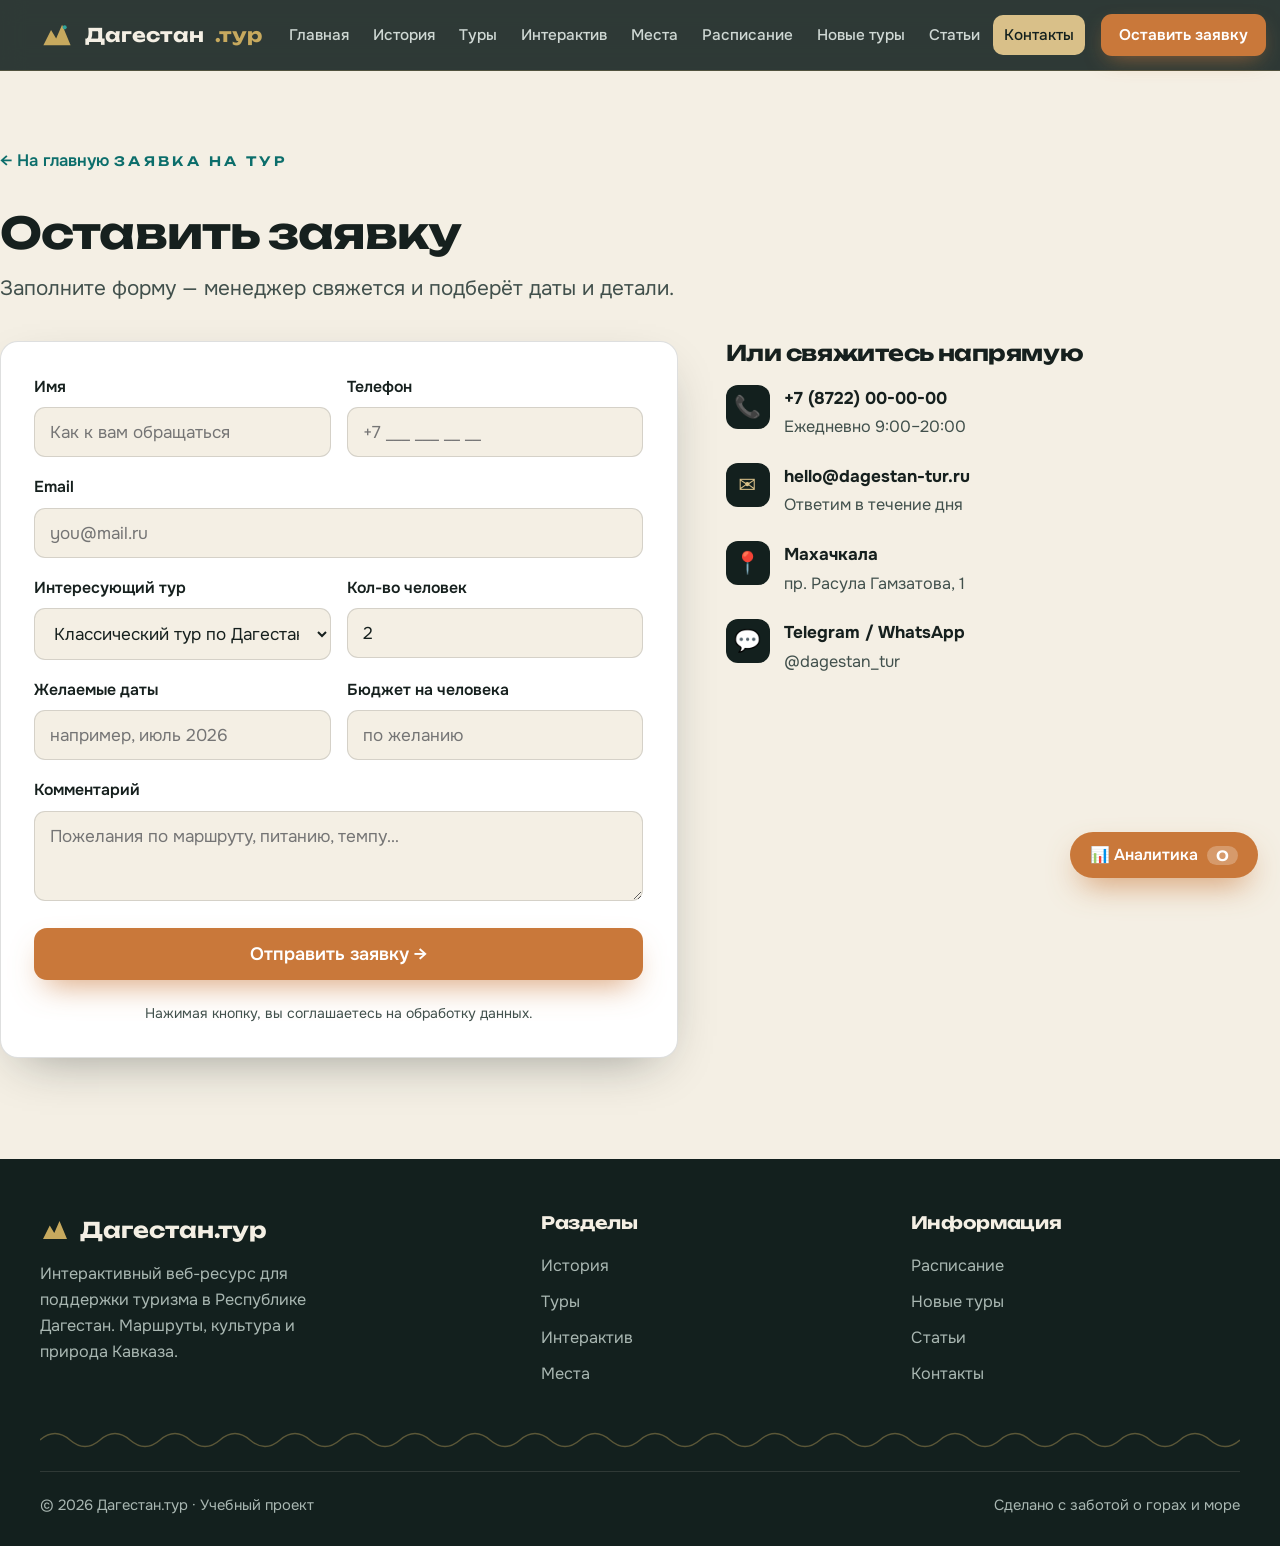
<file: request.html>
<!DOCTYPE html>
<html lang="ru">
<head>
<meta charset="UTF-8">
<meta name="viewport" content="width=device-width, initial-scale=1.0">
<title>Оставить заявку — Дагестан.тур</title>
<link rel="preconnect" href="https://fonts.googleapis.com">
<link rel="preconnect" href="https://fonts.gstatic.com" crossorigin>
<link href="https://fonts.googleapis.com/css2?family=Unbounded:wght@400;500;600;700;800&family=Onest:wght@300;400;500;600;700&display=swap" rel="stylesheet">
<link rel="stylesheet" href="css/style.css">
</head>
<body data-page="contacts">
<header class="nav">
  <div class="nav-inner">
    <a class="brand" href="index.html">
      <svg class="mark" viewBox="0 0 40 40"><path d="M4 32 L13 14 L19 24 L26 8 L36 32 Z" fill="#C7A95E"/><circle cx="29" cy="11" r="2.4" fill="#2FA39B"/></svg>
      Дагестан<span class="dot">.тур</span>
    </a>
    <button class="burger" aria-label="Меню">☰</button>
    <nav class="nav-links">
      <a data-nav="home" href="index.html">Главная</a>
      <a data-nav="history" href="history.html">История</a>
      <a data-nav="tours" href="tours.html">Туры</a>
      <a data-nav="interactive" href="interactive.html">Интерактив</a>
      <a data-nav="places" href="places.html">Места</a>
      <a data-nav="schedule" href="schedule.html">Расписание</a>
      <a data-nav="news" href="news.html">Новые туры</a>
      <a data-nav="articles" href="articles.html">Статьи</a>
      <a data-nav="contacts" href="contacts.html">Контакты</a>
    </nav>
    <a class="nav-cta" href="request.html">Оставить заявку</a>
  </div>
</header>
<main class="page">
<div class="section wrap">
  <a class="back-btn" href="index.html">← На главную</a>
  <span class="eyebrow">Заявка на тур</span>
  <h2 class="h2">Оставить заявку</h2>
  <p class="lead" style="margin-bottom:36px">Заполните форму — менеджер свяжется и подберёт даты и детали.</p>
  <div class="form-grid">
    <div class="form-card">
      <div id="req-form">
        <div class="frow two"><div><label>Имя</label><input type="text" id="rf-name" placeholder="Как к вам обращаться"></div><div><label>Телефон</label><input type="tel" id="rf-phone" placeholder="+7 ___ ___ __ __"></div></div>
        <div class="frow"><label>Email</label><input type="email" placeholder="you@mail.ru"></div>
        <div class="frow two">
          <div><label>Интересующий тур</label>
            <select id="rf-tour">
              <option>Классический тур по Дагестану</option>
              <option>Тур по горным районам Дагестана</option>
              <option>Гастрономический тур</option>
              <option>Свой маршрут</option>
            </select></div>
          <div><label>Кол-во человек</label><input type="number" min="1" value="2"></div>
        </div>
        <div class="frow two"><div><label>Желаемые даты</label><input type="text" placeholder="например, июль 2026"></div><div><label>Бюджет на человека</label><input type="text" placeholder="по желанию"></div></div>
        <div class="frow"><label>Комментарий</label><textarea placeholder="Пожелания по маршруту, питанию, темпу…"></textarea></div>
        <button class="btn btn-primary btn-block" onclick="submitForm('req-form','req-ok','Отправка заявки на тур')">Отправить заявку →</button>
        <p style="font-size:.78rem;color:var(--ink-soft);margin-top:12px;text-align:center">Нажимая кнопку, вы соглашаетесь на обработку данных.</p>
      </div>
      <div class="form-ok" id="req-ok">
        <div class="ok-i">✓</div>
        <h3 style="margin-bottom:8px">Заявка принята!</h3>
        <p style="color:var(--ink-soft);margin-bottom:20px">Спасибо! Менеджер свяжется с вами в течение рабочего дня, чтобы уточнить детали поездки.</p>
        <a class="btn btn-ghost dark" href="tours.html">Вернуться к турам</a>
      </div>
    </div>
    <div class="contact-side">
      <h3 style="font-size:1.2rem;margin-bottom:20px">Или свяжитесь напрямую</h3>
      <div class="ci"><div class="ic">📞</div><div><b>+7 (8722) 00-00-00</b><span>Ежедневно 9:00–20:00</span></div></div>
      <div class="ci"><div class="ic">✉️</div><div><b>hello@dagestan-tur.ru</b><span>Ответим в течение дня</span></div></div>
      <div class="ci"><div class="ic">📍</div><div><b>Махачкала</b><span>пр. Расула Гамзатова, 1</span></div></div>
      <div class="ci"><div class="ic">💬</div><div><b>Telegram / WhatsApp</b><span>@dagestan_tur</span></div></div>
    </div>
  </div>
</div>
</main>
<footer>
  <div class="wrap">
    <div class="foot-grid">
      <div>
        <div class="foot-brand"><svg width="30" height="30" viewBox="0 0 40 40"><path d="M4 32 L13 14 L19 24 L26 8 L36 32 Z" fill="#C7A95E"/></svg>Дагестан.тур</div>
        <p style="font-size:.9rem;max-width:300px">Интерактивный веб-ресурс для поддержки туризма в Республике Дагестан. Маршруты, культура и природа Кавказа.</p>
      </div>
      <div>
        <h4>Разделы</h4>
        <a href="history.html">История</a><a href="tours.html">Туры</a>
        <a href="interactive.html">Интерактив</a><a href="places.html">Места</a>
      </div>
      <div>
        <h4>Информация</h4>
        <a href="schedule.html">Расписание</a><a href="news.html">Новые туры</a>
        <a href="articles.html">Статьи</a><a href="contacts.html">Контакты</a>
      </div>
    </div>
    <svg class="ornament" style="opacity:.4;margin-bottom:18px" viewBox="0 0 1200 26" preserveAspectRatio="none" aria-hidden="true"><path d="M0 13 Q15 0 30 13 T60 13 T90 13 T120 13 T150 13 T180 13 T210 13 T240 13 T270 13 T300 13 T330 13 T360 13 T390 13 T420 13 T450 13 T480 13 T510 13 T540 13 T570 13 T600 13 T630 13 T660 13 T690 13 T720 13 T750 13 T780 13 T810 13 T840 13 T870 13 T900 13 T930 13 T960 13 T990 13 T1020 13 T1050 13 T1080 13 T1110 13 T1140 13 T1170 13 T1200 13"/></svg>
    <div class="foot-bottom"><span>© 2026 Дагестан.тур · Учебный проект</span><span>Сделано с заботой о горах и море</span></div>
  </div>
</footer>
<button class="an-fab" onclick="toggleAnalytics()">📊 Аналитика <span class="badge" id="an-badge">0</span></button>
<div class="an-panel" id="an-panel">
  <h4>Аналитика взаимодействий</h4>
  <p class="ad">Счётчик кликов по интерактивным элементам — для анализа их эффективности. Данные сохраняются между страницами.</p>
  <div class="an-list" id="an-list"></div>
  <button class="an-reset" onclick="resetAnalytics()">Сбросить статистику</button>
</div>
<script src="js/app.js"></script>
</body>
</html>
</file>
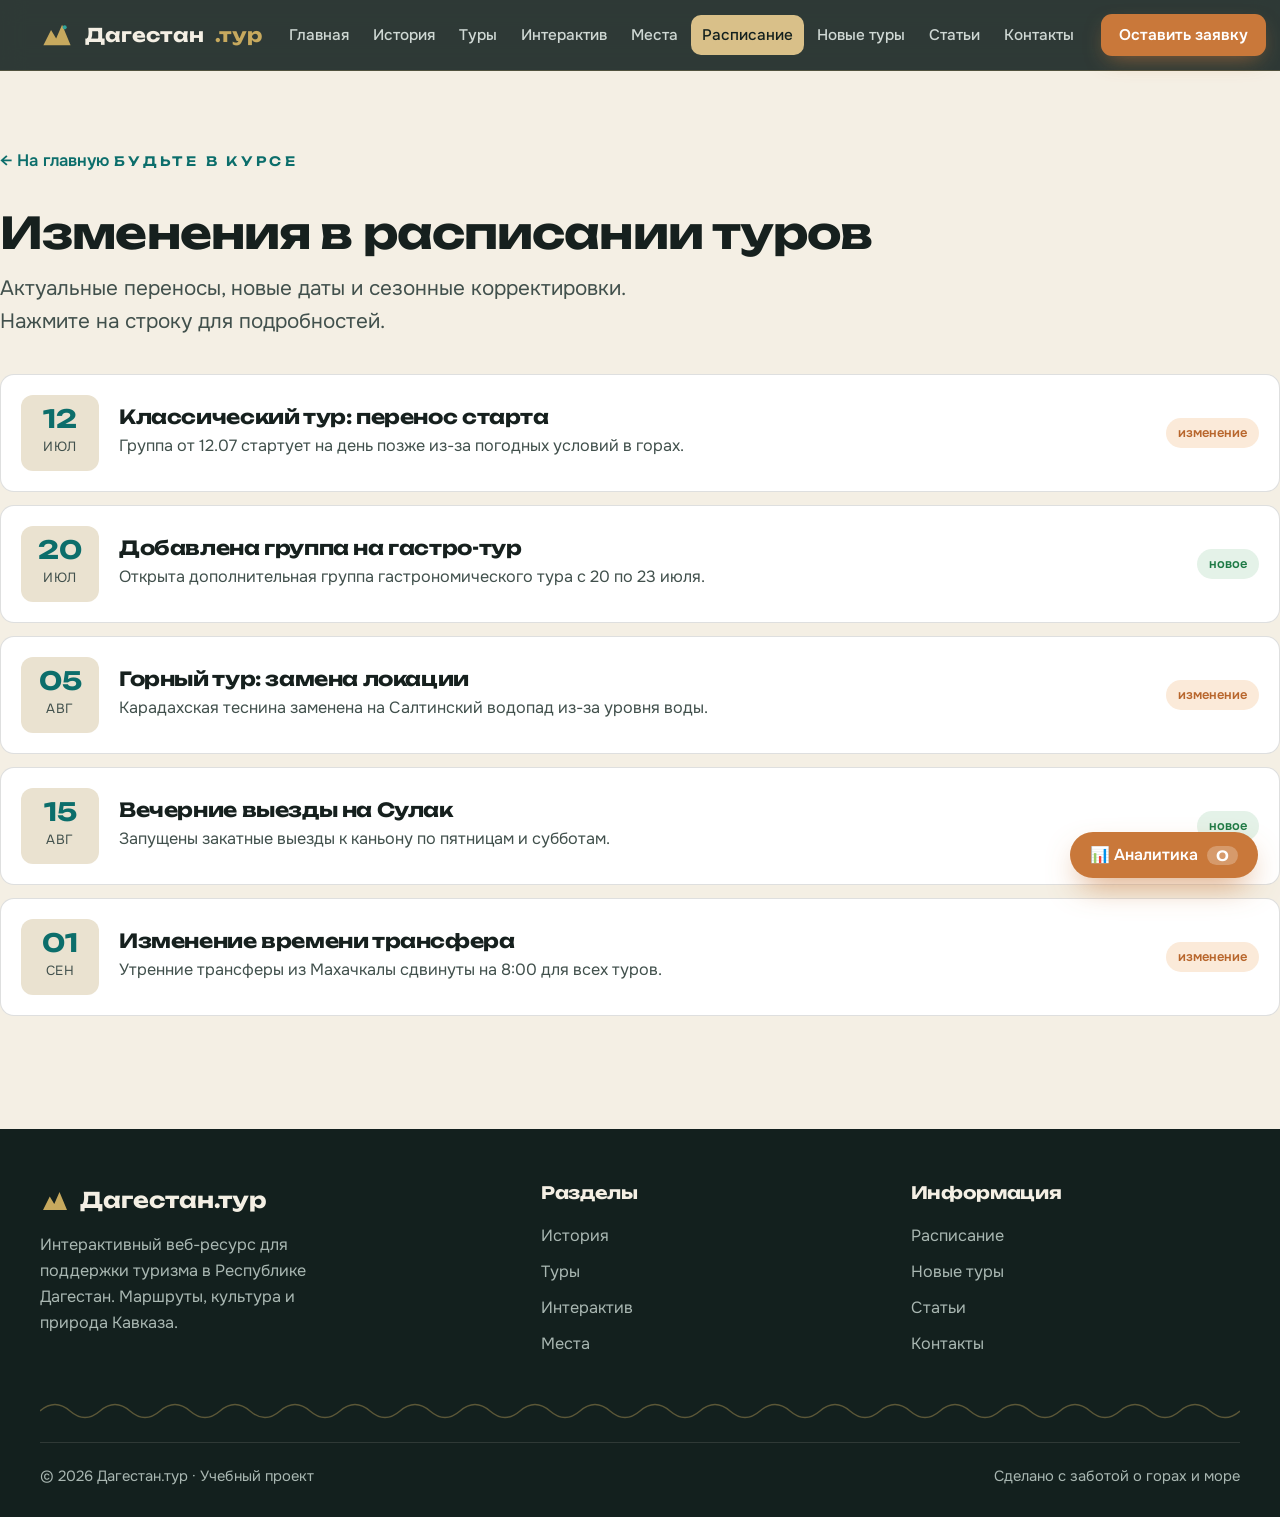
<file: schedule.html>
<!DOCTYPE html>
<html lang="ru">
<head>
<meta charset="UTF-8">
<meta name="viewport" content="width=device-width, initial-scale=1.0">
<title>Расписание туров — Дагестан.тур</title>
<link rel="preconnect" href="https://fonts.googleapis.com">
<link rel="preconnect" href="https://fonts.gstatic.com" crossorigin>
<link href="https://fonts.googleapis.com/css2?family=Unbounded:wght@400;500;600;700;800&family=Onest:wght@300;400;500;600;700&display=swap" rel="stylesheet">
<link rel="stylesheet" href="css/style.css">
</head>
<body data-page="schedule">
<header class="nav">
  <div class="nav-inner">
    <a class="brand" href="index.html">
      <svg class="mark" viewBox="0 0 40 40"><path d="M4 32 L13 14 L19 24 L26 8 L36 32 Z" fill="#C7A95E"/><circle cx="29" cy="11" r="2.4" fill="#2FA39B"/></svg>
      Дагестан<span class="dot">.тур</span>
    </a>
    <button class="burger" aria-label="Меню">☰</button>
    <nav class="nav-links">
      <a data-nav="home" href="index.html">Главная</a>
      <a data-nav="history" href="history.html">История</a>
      <a data-nav="tours" href="tours.html">Туры</a>
      <a data-nav="interactive" href="interactive.html">Интерактив</a>
      <a data-nav="places" href="places.html">Места</a>
      <a data-nav="schedule" href="schedule.html">Расписание</a>
      <a data-nav="news" href="news.html">Новые туры</a>
      <a data-nav="articles" href="articles.html">Статьи</a>
      <a data-nav="contacts" href="contacts.html">Контакты</a>
    </nav>
    <a class="nav-cta" href="request.html">Оставить заявку</a>
  </div>
</header>
<main class="page">
<div class="section wrap">
  <a class="back-btn" href="index.html">← На главную</a>
  <span class="eyebrow">Будьте в курсе</span>
  <h2 class="h2">Изменения в расписании туров</h2>
  <p class="lead" style="margin-bottom:36px">Актуальные переносы, новые даты и сезонные корректировки. Нажмите на строку для подробностей.</p>
  <div id="schedule-list"></div>
</div>
</main>
<footer>
  <div class="wrap">
    <div class="foot-grid">
      <div>
        <div class="foot-brand"><svg width="30" height="30" viewBox="0 0 40 40"><path d="M4 32 L13 14 L19 24 L26 8 L36 32 Z" fill="#C7A95E"/></svg>Дагестан.тур</div>
        <p style="font-size:.9rem;max-width:300px">Интерактивный веб-ресурс для поддержки туризма в Республике Дагестан. Маршруты, культура и природа Кавказа.</p>
      </div>
      <div>
        <h4>Разделы</h4>
        <a href="history.html">История</a><a href="tours.html">Туры</a>
        <a href="interactive.html">Интерактив</a><a href="places.html">Места</a>
      </div>
      <div>
        <h4>Информация</h4>
        <a href="schedule.html">Расписание</a><a href="news.html">Новые туры</a>
        <a href="articles.html">Статьи</a><a href="contacts.html">Контакты</a>
      </div>
    </div>
    <svg class="ornament" style="opacity:.4;margin-bottom:18px" viewBox="0 0 1200 26" preserveAspectRatio="none" aria-hidden="true"><path d="M0 13 Q15 0 30 13 T60 13 T90 13 T120 13 T150 13 T180 13 T210 13 T240 13 T270 13 T300 13 T330 13 T360 13 T390 13 T420 13 T450 13 T480 13 T510 13 T540 13 T570 13 T600 13 T630 13 T660 13 T690 13 T720 13 T750 13 T780 13 T810 13 T840 13 T870 13 T900 13 T930 13 T960 13 T990 13 T1020 13 T1050 13 T1080 13 T1110 13 T1140 13 T1170 13 T1200 13"/></svg>
    <div class="foot-bottom"><span>© 2026 Дагестан.тур · Учебный проект</span><span>Сделано с заботой о горах и море</span></div>
  </div>
</footer>
<button class="an-fab" onclick="toggleAnalytics()">📊 Аналитика <span class="badge" id="an-badge">0</span></button>
<div class="an-panel" id="an-panel">
  <h4>Аналитика взаимодействий</h4>
  <p class="ad">Счётчик кликов по интерактивным элементам — для анализа их эффективности. Данные сохраняются между страницами.</p>
  <div class="an-list" id="an-list"></div>
  <button class="an-reset" onclick="resetAnalytics()">Сбросить статистику</button>
</div>
<script src="js/app.js"></script>
</body>
</html>
</file>
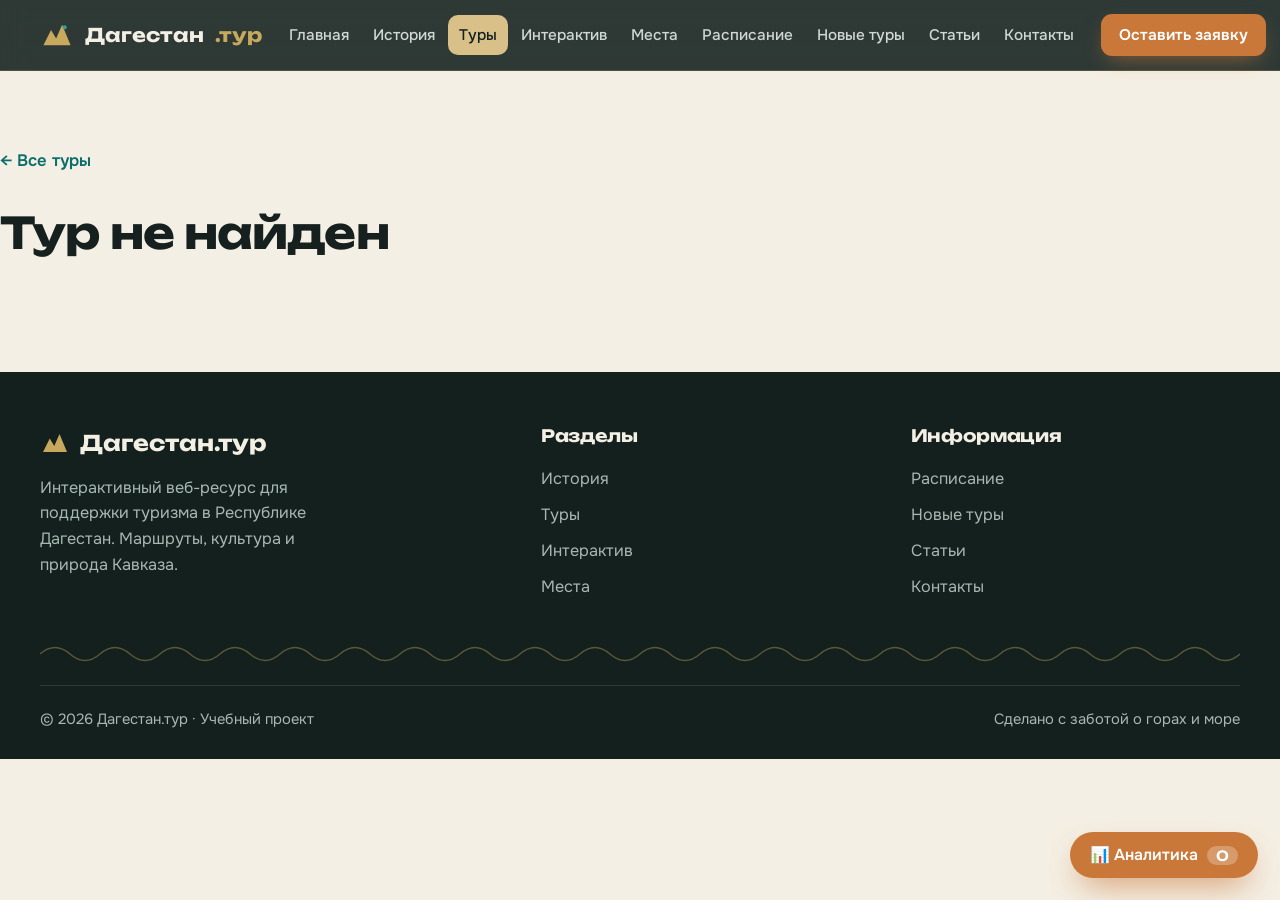
<file: tour.html>
<!DOCTYPE html>
<html lang="ru">
<head>
<meta charset="UTF-8">
<meta name="viewport" content="width=device-width, initial-scale=1.0">
<title>Тур — Дагестан.тур</title>
<link rel="preconnect" href="https://fonts.googleapis.com">
<link rel="preconnect" href="https://fonts.gstatic.com" crossorigin>
<link href="https://fonts.googleapis.com/css2?family=Unbounded:wght@400;500;600;700;800&family=Onest:wght@300;400;500;600;700&display=swap" rel="stylesheet">
<link rel="stylesheet" href="css/style.css">
</head>
<body data-page="tours">
<header class="nav">
  <div class="nav-inner">
    <a class="brand" href="index.html">
      <svg class="mark" viewBox="0 0 40 40"><path d="M4 32 L13 14 L19 24 L26 8 L36 32 Z" fill="#C7A95E"/><circle cx="29" cy="11" r="2.4" fill="#2FA39B"/></svg>
      Дагестан<span class="dot">.тур</span>
    </a>
    <button class="burger" aria-label="Меню">☰</button>
    <nav class="nav-links">
      <a data-nav="home" href="index.html">Главная</a>
      <a data-nav="history" href="history.html">История</a>
      <a data-nav="tours" href="tours.html">Туры</a>
      <a data-nav="interactive" href="interactive.html">Интерактив</a>
      <a data-nav="places" href="places.html">Места</a>
      <a data-nav="schedule" href="schedule.html">Расписание</a>
      <a data-nav="news" href="news.html">Новые туры</a>
      <a data-nav="articles" href="articles.html">Статьи</a>
      <a data-nav="contacts" href="contacts.html">Контакты</a>
    </nav>
    <a class="nav-cta" href="request.html">Оставить заявку</a>
  </div>
</header>
<main class="page">
<div id="tour-detail"></div>
</main>
<footer>
  <div class="wrap">
    <div class="foot-grid">
      <div>
        <div class="foot-brand"><svg width="30" height="30" viewBox="0 0 40 40"><path d="M4 32 L13 14 L19 24 L26 8 L36 32 Z" fill="#C7A95E"/></svg>Дагестан.тур</div>
        <p style="font-size:.9rem;max-width:300px">Интерактивный веб-ресурс для поддержки туризма в Республике Дагестан. Маршруты, культура и природа Кавказа.</p>
      </div>
      <div>
        <h4>Разделы</h4>
        <a href="history.html">История</a><a href="tours.html">Туры</a>
        <a href="interactive.html">Интерактив</a><a href="places.html">Места</a>
      </div>
      <div>
        <h4>Информация</h4>
        <a href="schedule.html">Расписание</a><a href="news.html">Новые туры</a>
        <a href="articles.html">Статьи</a><a href="contacts.html">Контакты</a>
      </div>
    </div>
    <svg class="ornament" style="opacity:.4;margin-bottom:18px" viewBox="0 0 1200 26" preserveAspectRatio="none" aria-hidden="true"><path d="M0 13 Q15 0 30 13 T60 13 T90 13 T120 13 T150 13 T180 13 T210 13 T240 13 T270 13 T300 13 T330 13 T360 13 T390 13 T420 13 T450 13 T480 13 T510 13 T540 13 T570 13 T600 13 T630 13 T660 13 T690 13 T720 13 T750 13 T780 13 T810 13 T840 13 T870 13 T900 13 T930 13 T960 13 T990 13 T1020 13 T1050 13 T1080 13 T1110 13 T1140 13 T1170 13 T1200 13"/></svg>
    <div class="foot-bottom"><span>© 2026 Дагестан.тур · Учебный проект</span><span>Сделано с заботой о горах и море</span></div>
  </div>
</footer>
<button class="an-fab" onclick="toggleAnalytics()">📊 Аналитика <span class="badge" id="an-badge">0</span></button>
<div class="an-panel" id="an-panel">
  <h4>Аналитика взаимодействий</h4>
  <p class="ad">Счётчик кликов по интерактивным элементам — для анализа их эффективности. Данные сохраняются между страницами.</p>
  <div class="an-list" id="an-list"></div>
  <button class="an-reset" onclick="resetAnalytics()">Сбросить статистику</button>
</div>
<script src="js/app.js"></script>
</body>
</html>
</file>
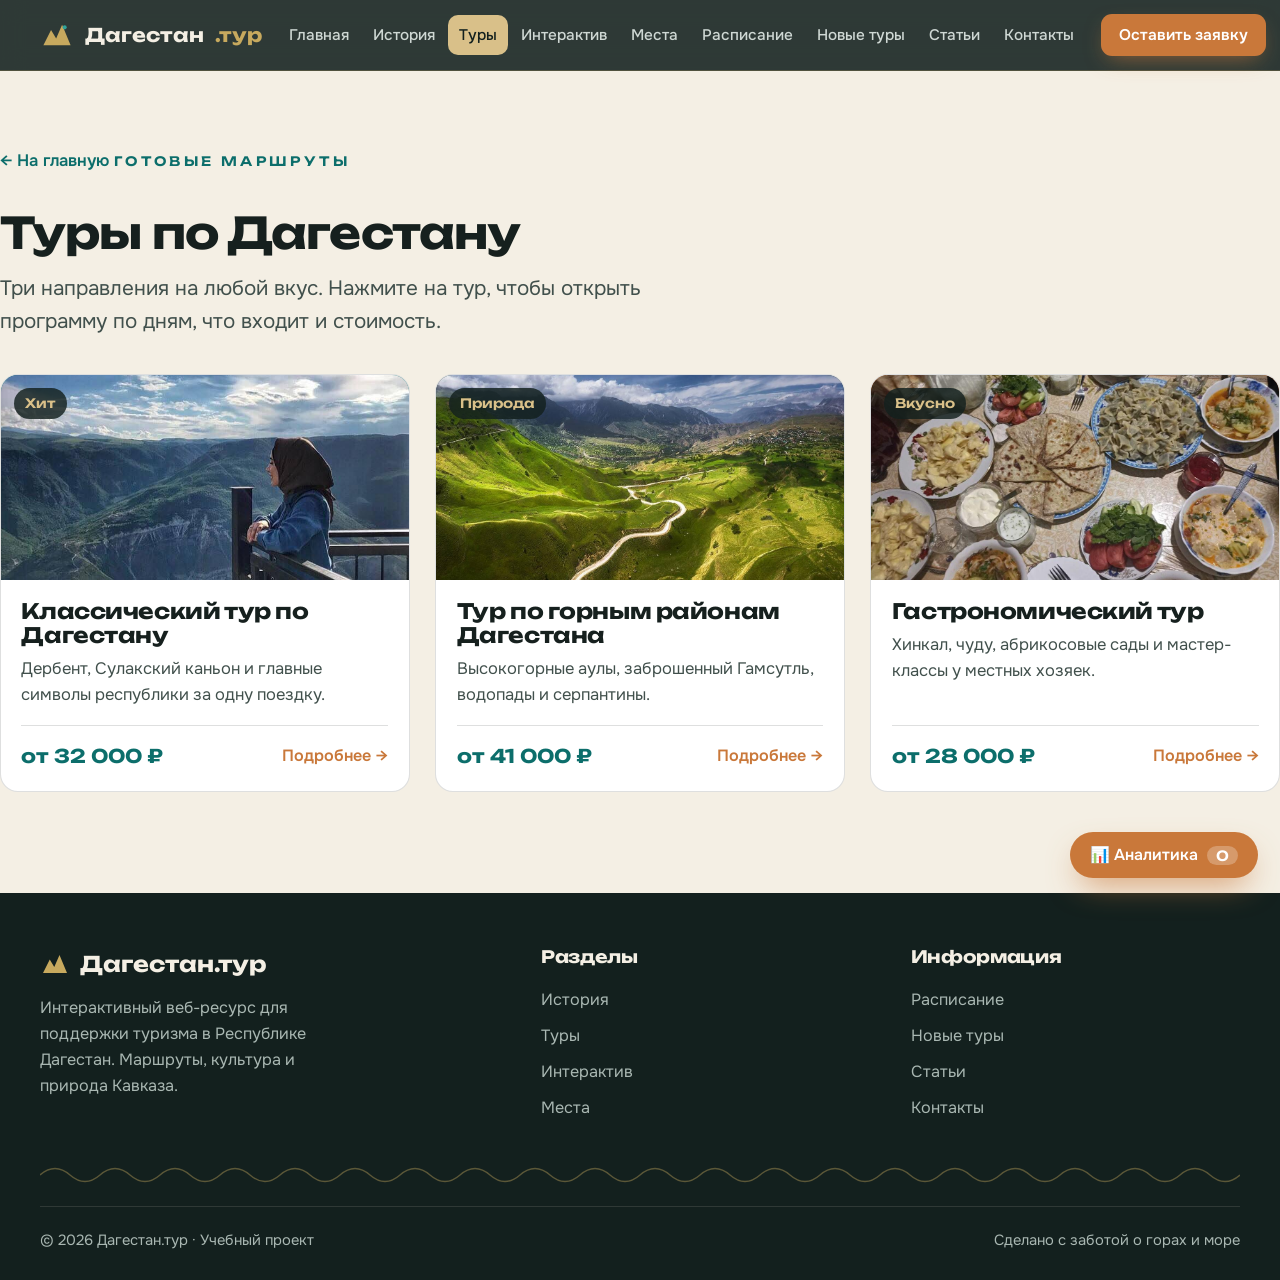
<file: tours.html>
<!DOCTYPE html>
<html lang="ru">
<head>
<meta charset="UTF-8">
<meta name="viewport" content="width=device-width, initial-scale=1.0">
<title>Туры по Дагестану — Дагестан.тур</title>
<link rel="preconnect" href="https://fonts.googleapis.com">
<link rel="preconnect" href="https://fonts.gstatic.com" crossorigin>
<link href="https://fonts.googleapis.com/css2?family=Unbounded:wght@400;500;600;700;800&family=Onest:wght@300;400;500;600;700&display=swap" rel="stylesheet">
<link rel="stylesheet" href="css/style.css">
</head>
<body data-page="tours">
<header class="nav">
  <div class="nav-inner">
    <a class="brand" href="index.html">
      <svg class="mark" viewBox="0 0 40 40"><path d="M4 32 L13 14 L19 24 L26 8 L36 32 Z" fill="#C7A95E"/><circle cx="29" cy="11" r="2.4" fill="#2FA39B"/></svg>
      Дагестан<span class="dot">.тур</span>
    </a>
    <button class="burger" aria-label="Меню">☰</button>
    <nav class="nav-links">
      <a data-nav="home" href="index.html">Главная</a>
      <a data-nav="history" href="history.html">История</a>
      <a data-nav="tours" href="tours.html">Туры</a>
      <a data-nav="interactive" href="interactive.html">Интерактив</a>
      <a data-nav="places" href="places.html">Места</a>
      <a data-nav="schedule" href="schedule.html">Расписание</a>
      <a data-nav="news" href="news.html">Новые туры</a>
      <a data-nav="articles" href="articles.html">Статьи</a>
      <a data-nav="contacts" href="contacts.html">Контакты</a>
    </nav>
    <a class="nav-cta" href="request.html">Оставить заявку</a>
  </div>
</header>
<main class="page">
<div class="section wrap">
  <a class="back-btn" href="index.html">← На главную</a>
  <span class="eyebrow">Готовые маршруты</span>
  <h2 class="h2">Туры по Дагестану</h2>
  <p class="lead" style="margin-bottom:36px">Три направления на любой вкус. Нажмите на тур, чтобы открыть программу по дням, что входит и стоимость.</p>
  <div class="grid g3" id="tours-grid"></div>
</div>
</main>
<footer>
  <div class="wrap">
    <div class="foot-grid">
      <div>
        <div class="foot-brand"><svg width="30" height="30" viewBox="0 0 40 40"><path d="M4 32 L13 14 L19 24 L26 8 L36 32 Z" fill="#C7A95E"/></svg>Дагестан.тур</div>
        <p style="font-size:.9rem;max-width:300px">Интерактивный веб-ресурс для поддержки туризма в Республике Дагестан. Маршруты, культура и природа Кавказа.</p>
      </div>
      <div>
        <h4>Разделы</h4>
        <a href="history.html">История</a><a href="tours.html">Туры</a>
        <a href="interactive.html">Интерактив</a><a href="places.html">Места</a>
      </div>
      <div>
        <h4>Информация</h4>
        <a href="schedule.html">Расписание</a><a href="news.html">Новые туры</a>
        <a href="articles.html">Статьи</a><a href="contacts.html">Контакты</a>
      </div>
    </div>
    <svg class="ornament" style="opacity:.4;margin-bottom:18px" viewBox="0 0 1200 26" preserveAspectRatio="none" aria-hidden="true"><path d="M0 13 Q15 0 30 13 T60 13 T90 13 T120 13 T150 13 T180 13 T210 13 T240 13 T270 13 T300 13 T330 13 T360 13 T390 13 T420 13 T450 13 T480 13 T510 13 T540 13 T570 13 T600 13 T630 13 T660 13 T690 13 T720 13 T750 13 T780 13 T810 13 T840 13 T870 13 T900 13 T930 13 T960 13 T990 13 T1020 13 T1050 13 T1080 13 T1110 13 T1140 13 T1170 13 T1200 13"/></svg>
    <div class="foot-bottom"><span>© 2026 Дагестан.тур · Учебный проект</span><span>Сделано с заботой о горах и море</span></div>
  </div>
</footer>
<button class="an-fab" onclick="toggleAnalytics()">📊 Аналитика <span class="badge" id="an-badge">0</span></button>
<div class="an-panel" id="an-panel">
  <h4>Аналитика взаимодействий</h4>
  <p class="ad">Счётчик кликов по интерактивным элементам — для анализа их эффективности. Данные сохраняются между страницами.</p>
  <div class="an-list" id="an-list"></div>
  <button class="an-reset" onclick="resetAnalytics()">Сбросить статистику</button>
</div>
<script src="js/app.js"></script>
</body>
</html>
</file>
<file: css/style.css>
/* ====================================================
   ДАГЕСТАН.ТУР — общие стили
   ==================================================== */
:root{
  --stone:#13201E;
  --stone-2:#1B2C29;
  --stone-3:#243A36;
  --caspian:#0C6E6B;
  --caspian-light:#2FA39B;
  --clay:#C9783A;
  --brass:#C7A95E;
  --brass-soft:#D9C089;
  --cream:#F4EFE4;
  --cream-2:#EAE2D0;
  --ink:#16201E;
  --ink-soft:#41504C;
  --line:rgba(22,32,30,.14);
  --radius:18px;
  --shadow:0 18px 50px -22px rgba(19,32,30,.45);
  --maxw:1320px;
  --nav-h:70px;
}
*{box-sizing:border-box;margin:0;padding:0}
html{scroll-behavior:smooth;font-size:clamp(15px,0.55vw + 12px,18px)}
body{
  font-family:'Onest',system-ui,-apple-system,sans-serif;
  background:var(--cream);color:var(--ink);line-height:1.6;
  -webkit-font-smoothing:antialiased;overflow-x:hidden;
}
h1,h2,h3,h4{font-family:'Unbounded',sans-serif;line-height:1.12;font-weight:700;letter-spacing:-.02em}
a{color:inherit;text-decoration:none}
img{max-width:100%;display:block}
button{font-family:inherit;cursor:pointer;border:none;background:none;color:inherit}
.wrap{max-width:var(--maxw);margin:0 auto;padding:0 clamp(18px,4vw,40px)}

/* ---------- Ornament divider (signature) ---------- */
.ornament{height:26px;width:100%;display:block;opacity:.9}
.ornament path{fill:none;stroke:var(--brass);stroke-width:1.4}

/* ---------- Image overlay (photo replaces gradient if it loads) ---------- */
.photo{position:absolute;inset:0;width:100%;height:100%;object-fit:cover;z-index:1}

/* ---------- Nav ---------- */
header.nav{position:fixed;top:0;left:0;right:0;z-index:100;
  background:rgba(19,32,30,.88);backdrop-filter:blur(12px);
  border-bottom:1px solid rgba(199,169,94,.22);}
.nav-inner{display:flex;align-items:center;gap:16px;height:var(--nav-h);max-width:var(--maxw);margin:0 auto;padding:0 clamp(18px,4vw,40px)}
.brand{display:flex;align-items:center;gap:11px;color:var(--cream);font-family:'Unbounded';font-weight:700;font-size:1.05rem;flex:0 0 auto}
.brand .mark{width:34px;height:34px;flex:0 0 34px}
.brand .dot{color:var(--brass)}
.nav-links{display:flex;gap:2px;margin-left:auto;flex-wrap:nowrap}
.nav-links a{color:#CFD8D4;font-size:.85rem;font-weight:500;padding:8px 11px;border-radius:10px;transition:.18s;white-space:nowrap}
.nav-links a:hover{color:var(--cream);background:rgba(199,169,94,.12)}
.nav-links a.active{color:var(--stone);background:var(--brass-soft)}
.nav-cta{background:var(--clay);color:#fff;font-weight:600;padding:9px 18px;border-radius:11px;font-size:.86rem;transition:.18s;box-shadow:0 8px 22px -8px rgba(201,120,58,.7);white-space:nowrap;flex:0 0 auto}
.nav-cta:hover{background:#b8662c;transform:translateY(-1px)}
.burger{display:none;color:var(--cream);font-size:1.6rem;margin-left:auto;padding:6px}

main{padding-top:var(--nav-h)}
.page{animation:fade .4s ease}
@keyframes fade{from{opacity:0;transform:translateY(12px)}to{opacity:1;transform:none}}

.section{padding:clamp(46px,5.5vw,84px) 0}
.eyebrow{font-family:'Unbounded';font-size:.72rem;letter-spacing:.26em;text-transform:uppercase;color:var(--caspian);font-weight:600;margin-bottom:14px}
.section h2,.h2{font-size:clamp(1.7rem,3.4vw,2.7rem);margin-bottom:14px}
.lead{font-size:clamp(1rem,1.1vw + .6rem,1.15rem);color:var(--ink-soft);max-width:680px}
.back-btn{display:inline-flex;align-items:center;gap:8px;color:var(--caspian);font-weight:600;margin-bottom:26px;padding:8px 0;font-size:.92rem}
.back-btn:hover{gap:12px;transition:.2s}

/* ---------- Hero ---------- */
.hero{position:relative;background:var(--stone);color:var(--cream);overflow:hidden;padding:clamp(56px,7vw,96px) 0 0}
.hero-grid{display:grid;grid-template-columns:1.1fr .9fr;gap:clamp(30px,4vw,56px);align-items:center}
.hero .tag{display:inline-block;font-family:'Unbounded';font-size:.7rem;letter-spacing:.2em;text-transform:uppercase;color:var(--brass-soft);border:1px solid rgba(199,169,94,.4);padding:7px 14px;border-radius:30px;margin-bottom:24px}
.hero h1{font-size:clamp(2.5rem,5.4vw,4.6rem);font-weight:800;margin-bottom:22px}
.hero h1 .hl{color:var(--brass-soft)}
.hero p.sub{font-size:clamp(1rem,1.2vw + .6rem,1.18rem);color:#C6D2CE;max-width:540px;margin-bottom:34px}
.hero-cta{display:flex;gap:14px;flex-wrap:wrap}
.btn{display:inline-flex;align-items:center;gap:9px;font-weight:600;border-radius:13px;padding:14px 26px;font-size:1rem;transition:.2s;border:1px solid transparent}
.btn-primary{background:var(--clay);color:#fff;box-shadow:0 14px 32px -12px rgba(201,120,58,.8)}
.btn-primary:hover{background:#b8662c;transform:translateY(-2px)}
.btn-ghost{background:transparent;color:var(--cream);border-color:rgba(244,239,228,.32)}
.btn-ghost:hover{background:rgba(244,239,228,.08);border-color:var(--brass-soft)}
.btn-ghost.dark{color:var(--ink);border-color:var(--line)}
.btn-ghost.dark:hover{background:var(--cream-2)}
.hero-stats{display:flex;gap:clamp(22px,3vw,44px);margin-top:46px;flex-wrap:wrap}
.hero-stats .st b{font-family:'Unbounded';font-size:clamp(1.4rem,2vw,1.9rem);color:var(--brass-soft);display:block;line-height:1}
.hero-stats .st span{font-size:.82rem;color:#A9B7B2}
.scene{position:relative;height:clamp(340px,32vw,480px);border-radius:16px;overflow:hidden}
.scene svg{position:absolute;inset:0;width:100%;height:100%}
.hero::after{content:"";display:block;height:clamp(40px,5vw,64px)}

/* ---------- Cards ---------- */
.grid{display:grid;gap:clamp(18px,2vw,26px)}
.g2{grid-template-columns:repeat(2,1fr)}
.g3{grid-template-columns:repeat(3,1fr)}
.g4{grid-template-columns:repeat(4,1fr)}
.card{background:#fff;border:1px solid var(--line);border-radius:var(--radius);overflow:hidden;transition:.22s;display:flex;flex-direction:column}
.card.click{cursor:pointer}
.card.click:hover{transform:translateY(-5px);box-shadow:var(--shadow);border-color:rgba(199,169,94,.45)}
.card-img{height:clamp(170px,16vw,210px);position:relative;overflow:hidden}
.card-img svg{position:absolute;inset:0;width:100%;height:100%}
.card-badge{position:absolute;top:13px;left:13px;background:rgba(19,32,30,.82);color:var(--brass-soft);font-size:.72rem;font-weight:600;padding:5px 11px;border-radius:20px;font-family:'Unbounded';z-index:2}
.card-icon{position:absolute;top:13px;left:13px;font-size:1.3rem;background:rgba(19,32,30,.7);padding:8px 12px;border-radius:14px;z-index:2}
.card-body{padding:clamp(18px,1.6vw,24px);display:flex;flex-direction:column;flex:1}
.card-body h3{font-size:1.18rem;margin-bottom:8px}
.card-body p{color:var(--ink-soft);font-size:.92rem;flex:1}
.card-foot{display:flex;align-items:center;justify-content:space-between;margin-top:16px;padding-top:15px;border-top:1px solid var(--line)}
.price{font-family:'Unbounded';font-weight:700;color:var(--caspian);font-size:1.05rem}
.chip-go{color:var(--clay);font-weight:600;font-size:.9rem;display:inline-flex;gap:6px;align-items:center}
.card.click:hover .chip-go{gap:10px;transition:.2s}
.cat{font-family:'Unbounded';font-size:.7rem;letter-spacing:.1em;text-transform:uppercase;color:var(--clay);font-weight:600}

/* ---------- Detail hero ---------- */
.detail-hero{background:var(--stone);color:var(--cream);padding:clamp(40px,5vw,58px) 0;position:relative;overflow:hidden}
.detail-hero.bg{background-size:cover;background-position:center}
.detail-hero.bg::before{content:"";position:absolute;inset:0;background:linear-gradient(120deg,rgba(19,32,30,.94),rgba(12,110,107,.78))}
.detail-hero .wrap{position:relative;z-index:2}
.detail-hero h1{font-size:clamp(1.9rem,4.4vw,3rem)}
.detail-hero .sub{color:#C6D2CE;max-width:640px;margin-top:12px;font-size:clamp(1rem,1.1vw + .6rem,1.12rem)}
.detail-hero .meta{display:flex;gap:22px;flex-wrap:wrap;margin-top:18px;color:#C6D2CE;font-size:.92rem}
.detail-hero .meta b{color:var(--brass-soft);font-family:'Unbounded'}

/* ---------- Tour detail body ---------- */
.detail-grid{display:grid;grid-template-columns:1.6fr .9fr;gap:clamp(30px,4vw,52px)}
.day{display:flex;gap:20px;padding:24px 0;border-bottom:1px solid var(--line)}
.day-no{flex:0 0 54px;height:54px;border-radius:14px;background:var(--cream-2);color:var(--caspian);font-family:'Unbounded';font-weight:700;display:flex;align-items:center;justify-content:center;font-size:1.1rem}
.day h4{font-size:1.1rem;margin-bottom:5px}
.day p{color:var(--ink-soft);font-size:.94rem}
.includes{display:grid;grid-template-columns:1fr 1fr;gap:12px 30px;margin-top:8px}
.includes li{list-style:none;padding-left:26px;position:relative;color:var(--ink-soft)}
.includes li::before{content:"";position:absolute;left:0;top:9px;width:13px;height:13px;border-radius:50%;border:2px solid var(--caspian)}
.sticky-cta{position:sticky;top:calc(var(--nav-h) + 18px);background:#fff;border:1px solid var(--line);border-radius:var(--radius);padding:26px;box-shadow:var(--shadow)}
.sticky-cta .big{font-family:'Unbounded';font-size:2rem;color:var(--caspian);font-weight:700}
.sticky-cta .small{color:var(--ink-soft);font-size:.85rem;margin-bottom:6px}
.btn-block{width:100%;justify-content:center;margin-bottom:10px}

/* ---------- Interactive tasks ---------- */
.task-tabs{display:flex;gap:10px;flex-wrap:wrap;margin-bottom:34px}
.task-tab{padding:12px 20px;border-radius:13px;background:#fff;border:1px solid var(--line);font-weight:600;font-size:.92rem;color:var(--ink-soft);transition:.18s;display:flex;gap:9px;align-items:center}
.task-tab:hover{border-color:var(--brass)}
.task-tab.active{background:var(--stone);color:var(--cream);border-color:var(--stone)}
.task-tab.active .ti{color:var(--brass-soft)}
.ti{font-size:1.15rem}
.task-panel{display:none;background:#fff;border:1px solid var(--line);border-radius:var(--radius);padding:clamp(22px,2.5vw,34px);box-shadow:0 12px 40px -28px rgba(19,32,30,.4)}
.task-panel.active{display:block;animation:fade .35s}
.task-panel h3{font-size:1.4rem;margin-bottom:6px}
.task-panel .hint{color:var(--ink-soft);margin-bottom:26px}
.q{margin-bottom:24px}
.q .qt{font-weight:600;margin-bottom:12px;font-size:1rem}
.opts{display:flex;gap:10px;flex-wrap:wrap}
.opt{padding:11px 18px;border-radius:11px;border:1.5px solid var(--line);background:var(--cream);font-weight:500;font-size:.92rem;transition:.16s}
.opt:hover{border-color:var(--caspian)}
.opt.sel{background:var(--caspian);color:#fff;border-color:var(--caspian)}
.result-box{margin-top:18px;padding:24px;border-radius:14px;background:linear-gradient(135deg,var(--stone),var(--caspian));color:var(--cream);display:none}
.result-box.show{display:block;animation:fade .4s}
.result-box h4{color:var(--brass-soft);font-size:1.25rem;margin-bottom:8px}
.result-box p{color:#D6E0DC;margin-bottom:16px}
.budget-wrap{display:grid;grid-template-columns:1.2fr .8fr;gap:clamp(26px,3vw,40px)}
.field{margin-bottom:20px}
.field label{display:block;font-weight:600;margin-bottom:9px;font-size:.94rem}
.field input[type=range]{width:100%;accent-color:var(--caspian)}
.rangeval{font-family:'Unbounded';color:var(--caspian);font-weight:700}
.seg{display:flex;gap:8px;flex-wrap:wrap}
.seg button{padding:9px 16px;border-radius:10px;border:1.5px solid var(--line);background:var(--cream);font-weight:500;font-size:.88rem;transition:.16s}
.seg button.on{background:var(--stone);color:var(--cream);border-color:var(--stone)}
.addon{display:flex;align-items:center;gap:11px;padding:11px 14px;border:1px solid var(--line);border-radius:11px;margin-bottom:9px;cursor:pointer;transition:.16s}
.addon:hover{border-color:var(--brass)}
.addon.on{background:var(--cream-2);border-color:var(--brass)}
.addon .ck{width:22px;height:22px;border-radius:7px;border:2px solid var(--caspian);flex:0 0 22px;display:flex;align-items:center;justify-content:center;color:#fff;font-size:.8rem}
.addon.on .ck{background:var(--caspian)}
.addon .ap{margin-left:auto;font-weight:600;color:var(--ink-soft)}
.budget-out{background:var(--stone);color:var(--cream);border-radius:16px;padding:28px;position:sticky;top:calc(var(--nav-h) + 18px)}
.budget-out .total{font-family:'Unbounded';font-size:2.4rem;color:var(--brass-soft);font-weight:800;line-height:1}
.budget-out .perp{color:#A9B7B2;font-size:.9rem;margin:6px 0 20px}
.budget-line{display:flex;justify-content:space-between;padding:8px 0;border-bottom:1px solid rgba(244,239,228,.12);font-size:.9rem;color:#C6D2CE}
.flip{perspective:1000px;height:180px}
.flip-in{position:relative;width:100%;height:100%;transition:transform .6s;transform-style:preserve-3d;cursor:pointer}
.flip.on .flip-in{transform:rotateY(180deg)}
.flip-face{position:absolute;inset:0;backface-visibility:hidden;border-radius:14px;padding:20px;display:flex;flex-direction:column;justify-content:center;border:1px solid var(--line)}
.flip-front{background:#fff}
.flip-front .fi{font-size:1.8rem;margin-bottom:10px}
.flip-front h4{font-size:1.05rem}
.flip-front .tap{margin-top:auto;color:var(--clay);font-size:.8rem;font-weight:600}
.flip-back{background:linear-gradient(140deg,var(--caspian),var(--stone-3));color:var(--cream);transform:rotateY(180deg)}
.flip-back p{font-size:.88rem;color:#E3EAE7}
.filters{display:flex;gap:9px;flex-wrap:wrap;margin-bottom:24px}
.fchip{padding:9px 17px;border-radius:30px;border:1.5px solid var(--line);background:#fff;font-weight:500;font-size:.88rem;transition:.16s}
.fchip:hover{border-color:var(--caspian)}
.fchip.on{background:var(--caspian);color:#fff;border-color:var(--caspian)}
.act{display:flex;gap:16px;padding:18px;border:1px solid var(--line);border-radius:14px;background:#fff;margin-bottom:13px;align-items:center}
.act .ai{width:50px;height:50px;flex:0 0 50px;border-radius:12px;background:var(--cream-2);display:flex;align-items:center;justify-content:center;font-size:1.4rem}
.act h4{font-size:1.02rem;margin-bottom:3px}
.act p{font-size:.86rem;color:var(--ink-soft)}
.act .tags{display:flex;gap:6px;margin-top:7px;flex-wrap:wrap}
.act .tg{font-size:.7rem;background:var(--cream-2);color:var(--caspian);padding:3px 9px;border-radius:12px;font-weight:600}

/* ---------- Rows (schedule / news) ---------- */
.row-item{display:flex;gap:20px;align-items:center;padding:20px;border:1px solid var(--line);border-radius:14px;background:#fff;margin-bottom:13px;transition:.2s;cursor:pointer}
.row-item:hover{border-color:var(--brass);box-shadow:var(--shadow);transform:translateX(4px)}
.row-date{flex:0 0 78px;text-align:center;background:var(--cream-2);border-radius:12px;padding:11px 6px}
.row-date b{font-family:'Unbounded';font-size:1.4rem;display:block;color:var(--caspian);line-height:1}
.row-date span{font-size:.74rem;color:var(--ink-soft);text-transform:uppercase;letter-spacing:.05em}
.row-main{flex:1}
.row-main h4{font-size:1.08rem;margin-bottom:4px}
.row-main p{color:var(--ink-soft);font-size:.9rem}
.row-tag{font-size:.72rem;font-weight:600;padding:5px 12px;border-radius:20px;white-space:nowrap}
.tag-new{background:#E4F2E8;color:#1d7a45}
.tag-change{background:#FBEAD9;color:#b8662c}

/* ---------- Article body ---------- */
.article-body{max-width:760px;margin:0 auto}
.article-body p{margin-bottom:18px;font-size:1.05rem;color:#283632}
.article-body h3{margin:28px 0 12px;font-size:1.4rem}
.article-body .drop::first-letter{font-family:'Unbounded';font-size:3.2rem;float:left;line-height:.8;padding:6px 12px 0 0;color:var(--clay)}

/* ---------- Forms ---------- */
.form-grid{display:grid;grid-template-columns:1.1fr .9fr;gap:clamp(28px,4vw,48px);align-items:start}
.form-card{background:#fff;border:1px solid var(--line);border-radius:var(--radius);padding:clamp(22px,2.6vw,34px);box-shadow:var(--shadow)}
.frow{margin-bottom:18px}
.frow.two{display:grid;grid-template-columns:1fr 1fr;gap:16px}
.frow label{display:block;font-weight:600;font-size:.88rem;margin-bottom:7px}
.frow input,.frow select,.frow textarea{width:100%;padding:13px 15px;border:1.5px solid var(--line);border-radius:11px;font-family:inherit;font-size:.95rem;background:var(--cream);transition:.16s;color:var(--ink)}
.frow input:focus,.frow select:focus,.frow textarea:focus{outline:none;border-color:var(--caspian);background:#fff}
.frow textarea{resize:vertical;min-height:90px}
.form-ok{display:none;text-align:center;padding:30px}
.form-ok.show{display:block;animation:fade .4s}
.form-ok .ok-i{width:72px;height:72px;border-radius:50%;background:linear-gradient(135deg,var(--caspian),var(--caspian-light));margin:0 auto 18px;display:flex;align-items:center;justify-content:center;color:#fff;font-size:2rem}
.contact-side .ci{display:flex;gap:14px;align-items:flex-start;margin-bottom:22px}
.contact-side .ci .ic{width:44px;height:44px;flex:0 0 44px;border-radius:12px;background:var(--stone);color:var(--brass-soft);display:flex;align-items:center;justify-content:center;font-size:1.2rem}
.contact-side .ci b{display:block;font-size:.95rem}
.contact-side .ci span{color:var(--ink-soft);font-size:.9rem}

/* ---------- Footer ---------- */
footer{background:var(--stone);color:#A9B7B2;padding:54px 0 28px;margin-top:30px}
.foot-grid{display:grid;grid-template-columns:1.4fr 1fr 1fr;gap:40px;margin-bottom:36px}
.foot-grid h4{color:var(--cream);font-size:.95rem;margin-bottom:16px;font-family:'Unbounded'}
.foot-grid a{display:block;color:#A9B7B2;font-size:.9rem;padding:5px 0}
.foot-grid a:hover{color:var(--brass-soft)}
.foot-brand{color:var(--cream);font-family:'Unbounded';font-weight:700;font-size:1.2rem;display:flex;align-items:center;gap:10px;margin-bottom:14px}
.foot-bottom{border-top:1px solid rgba(244,239,228,.12);padding-top:22px;display:flex;justify-content:space-between;flex-wrap:wrap;gap:12px;font-size:.82rem}

/* ---------- Analytics ---------- */
.an-fab{position:fixed;right:22px;bottom:22px;z-index:200;background:var(--clay);color:#fff;border-radius:30px;padding:13px 20px;font-weight:600;font-size:.88rem;box-shadow:0 14px 32px -10px rgba(201,120,58,.8);display:flex;gap:9px;align-items:center;transition:.2s}
.an-fab:hover{transform:translateY(-2px)}
.an-fab .badge{background:rgba(255,255,255,.25);border-radius:20px;padding:1px 9px;font-size:.78rem;font-family:'Unbounded'}
.an-panel{position:fixed;right:22px;bottom:78px;z-index:200;width:340px;max-width:calc(100vw - 44px);background:#fff;border:1px solid var(--line);border-radius:18px;box-shadow:0 26px 60px -20px rgba(19,32,30,.5);padding:22px;display:none}
.an-panel.show{display:block;animation:fade .3s}
.an-panel h4{font-size:1.05rem;margin-bottom:4px}
.an-panel .ad{font-size:.82rem;color:var(--ink-soft);margin-bottom:16px}
.an-list{max-height:260px;overflow:auto}
.an-row{display:flex;justify-content:space-between;align-items:center;gap:10px;padding:9px 0;border-bottom:1px solid var(--line);font-size:.86rem}
.an-row .an-c{font-family:'Unbounded';font-weight:700;color:var(--caspian);background:var(--cream-2);border-radius:10px;padding:2px 11px;flex:0 0 auto}
.an-empty{color:var(--ink-soft);font-size:.88rem;padding:14px 0}
.an-reset{margin-top:14px;width:100%;padding:10px;border-radius:10px;background:var(--cream-2);font-weight:600;font-size:.85rem;color:var(--ink-soft)}
.an-reset:hover{background:var(--cream)}

/* ====================================================
   АДАПТИВНОСТЬ
   ==================================================== */
@media(max-width:1100px){
  .nav-links a{padding:8px 9px;font-size:.82rem}
}
@media(max-width:1024px){
  .nav-links{display:none;position:absolute;top:var(--nav-h);left:0;right:0;flex-direction:column;background:var(--stone-2);padding:14px;gap:4px;border-bottom:1px solid rgba(199,169,94,.2);max-height:calc(100vh - var(--nav-h));overflow:auto}
  .nav-links.open{display:flex}
  .nav-links a{width:100%;font-size:.95rem;padding:12px 14px}
  .burger{display:block;margin-left:auto}
  .nav-cta{order:-1;margin-left:auto}
  .detail-grid{grid-template-columns:1fr}
  .sticky-cta,.budget-out{position:static}
}
@media(max-width:860px){
  .hero-grid{grid-template-columns:1fr}
  .scene{height:clamp(220px,40vw,320px)}
  .form-grid{grid-template-columns:1fr}
  .g4{grid-template-columns:repeat(2,1fr)}
  .budget-wrap{grid-template-columns:1fr}
  .foot-grid{grid-template-columns:1fr 1fr}
}
@media(max-width:600px){
  .g2,.g3,.g4{grid-template-columns:1fr}
  .includes{grid-template-columns:1fr}
  .frow.two{grid-template-columns:1fr}
  .foot-grid{grid-template-columns:1fr}
  .row-item{flex-wrap:wrap;gap:14px}
  .row-tag{order:3}
  .nav-cta{padding:8px 13px;font-size:.8rem}
  .brand{font-size:.98rem}
  .day{gap:14px}
  .an-fab{right:14px;bottom:14px;padding:11px 16px}
}
@media(prefers-reduced-motion:reduce){*{animation:none!important;transition:none!important;scroll-behavior:auto!important}}
:focus-visible{outline:3px solid var(--brass);outline-offset:2px;border-radius:6px}
</file>
